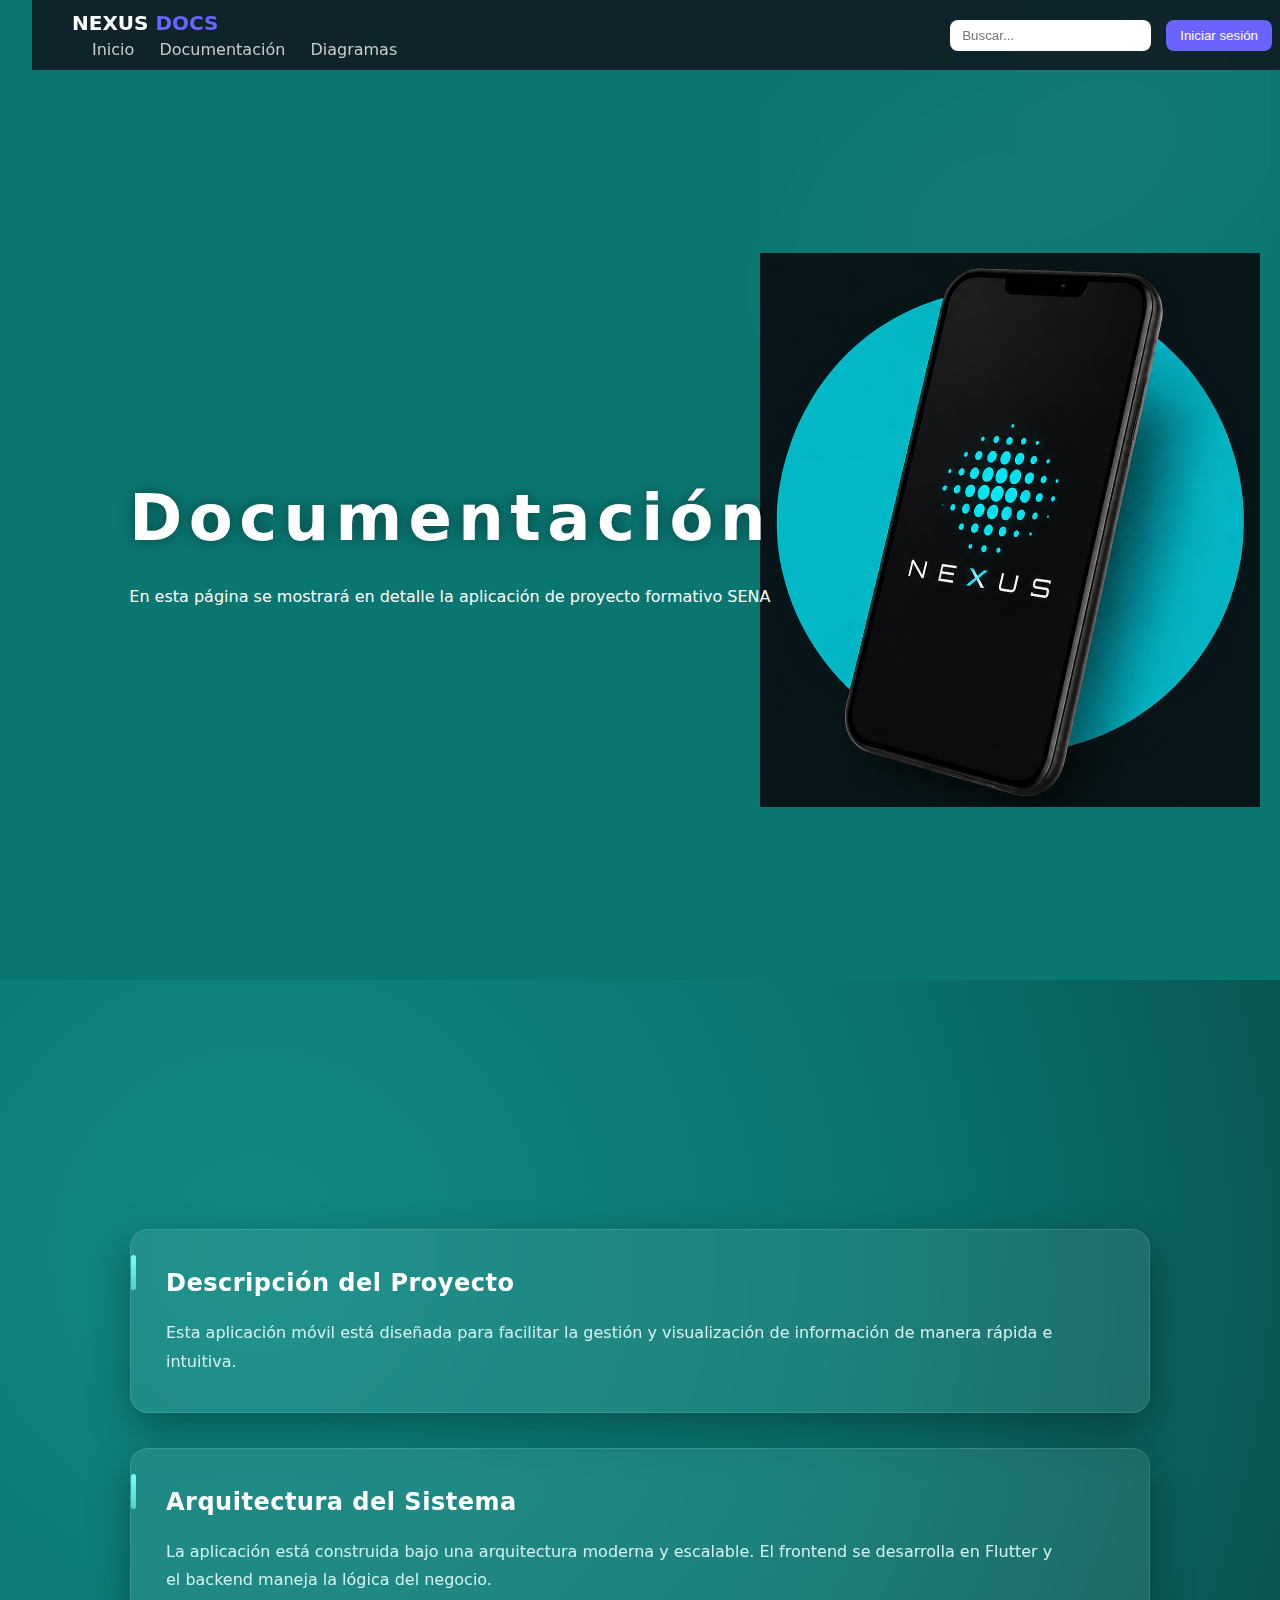
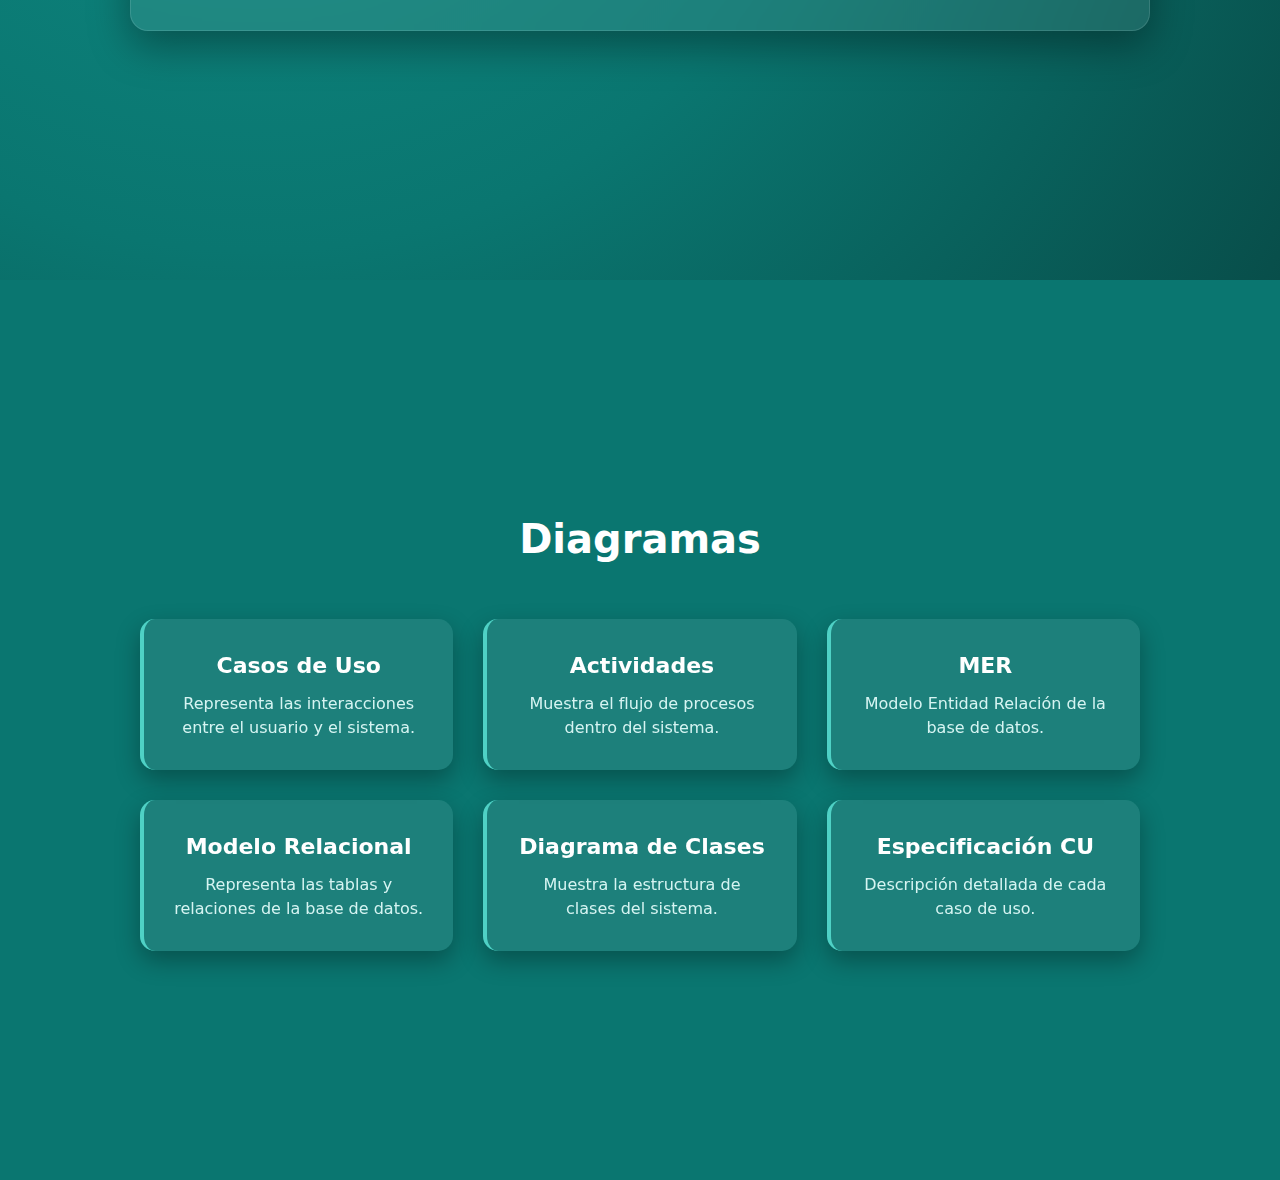
<file: Aplicacion_Movil/Doc/index.html>
<!DOCTYPE html>
<html lang="es">
<head>
<meta charset="UTF-8">
<meta name="viewport" content="width=device-width, initial-scale=1.0">
<title>Inventary Mobile</title>
<link rel="icon" href="favicon.io/favicon-16x16.png">
<link rel="stylesheet" href="css/style.css">
</head>

<body>

  <div class="layer-blur"></div>

  <div id="home" class="container">

    <header class="navbar">
  <div class="nav-left">
    <h2 class="logo">NEXUS <span>DOCS</span></h2>

    <nav class="nav-links">
      <a href="#home">Inicio</a>
      <a href="#documentacion">Documentación</a>
      <a href="#diagramas">Diagramas</a>
    </nav>
  </div>

  <div class="nav-right">
    <input type="text" placeholder="Buscar..." class="search">

    <button class="btn-login">Iniciar sesión</button>
  </div>
</header>

    <main>

      <div class="content">

        <h1>Documentación</h1>
        <p>En esta página se mostrará en detalle la aplicación de proyecto formativo SENA</p>

      </div>

      <div class="phones">

        <img src="logo2003.png" class="phone">

      </div>

    </main>

  </div>

  <section id="documentacion">


    <div class="container-doc">

      <div class="card">
        <h2>Descripción del Proyecto</h2>
        <p>Esta aplicación móvil está diseñada para facilitar la gestión
          y visualización de información de manera rápida e intuitiva.
        </p>
      </div>

      <div class="card">
        <h2>Arquitectura del Sistema</h2>
        <p>La aplicación está construida bajo una arquitectura moderna
          y escalable. El frontend se desarrolla en Flutter y el backend
          maneja la lógica del negocio.
        </p>
      </div>

    </div>

  </section>

  <section id="diagramas">


      <div class="container-diag">

        <h1 class="titulo-diag">Diagramas</h1>

        <div class="grid-diagramas">

          <a href="pages/casos_de_uso.html" class="card-diagrama">
            <h2>Casos de Uso</h2>
            <p>Representa las interacciones entre el usuario y el sistema.</p>
          </a>

          <a href="pages/actividades.html" class="card-diagrama">
            <h2>Actividades</h2>
            <p>Muestra el flujo de procesos dentro del sistema.</p>
          </a>

          <a href="pages/MER.html" class="card-diagrama">
            <h2>MER</h2>
            <p>Modelo Entidad Relación de la base de datos.</p>
          </a>

          <a href="pages/Modelo_relacional.html" class="card-diagrama">
            <h2>Modelo Relacional</h2>
            <p>Representa las tablas y relaciones de la base de datos.</p>
          </a>

          <a href="pages/diagrama_clase.html" class="card-diagrama">
          <h2>Diagrama de Clases</h2>
          <p>Muestra la estructura de clases del sistema.</p>
          </a>

          <a href="pages/especificacion_de_caso_de_uso.html" class="card-diagrama">
          <h2>Especificación CU</h2>
          <p>Descripción detallada de cada caso de uso.</p>
          </a>

        </div>

      </div>

  </section>

  <script src="script.js"></script>

</body>
</html>
</file>
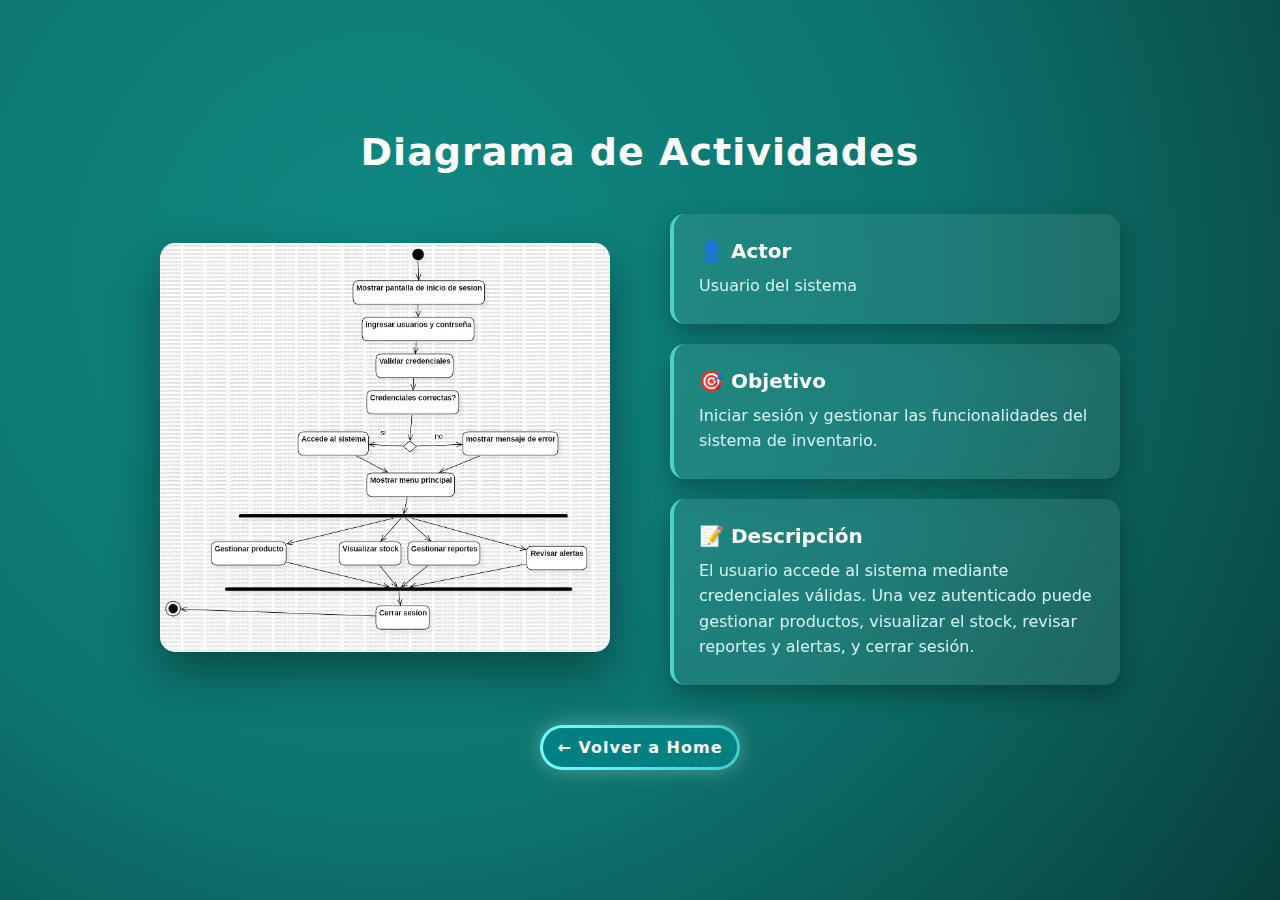
<file: Aplicacion_Movil/Doc/pages/actividades.html>
<!DOCTYPE html>
<html lang="es">

<head>
<meta charset="UTF-8">
<meta name="viewport" content="width=device-width, initial-scale=1.0">

<title>Diagrama de Actividades</title>

<link rel="stylesheet" href="../css/actividades.css">
<link rel="icon" href="../favicon.io/favicon-16x16.png">

</head>

<body>

    <div class="container-diagrama">

       <h1 class="titulo">Diagrama de Actividades</h1>

       <div class="contenido">

           <div class="imagen">

               <img src="../images/diagrama_de_actividdes.jpg"
                alt="Diagrama de actividades">

            </div>

            <div class="info">

                <div class="card">
                    <h2>👤 Actor</h2>
                    <p>Usuario del sistema</p>
                </div>

                <div class="card">
                    <h2>🎯 Objetivo</h2>
                    <p>Iniciar sesión y gestionar las funcionalidades
                     del sistema de inventario.
                    </p>
                </div>

                <div class="card">
                    <h2>📝 Descripción</h2>
                    <p>El usuario accede al sistema mediante credenciales válidas.
                     Una vez autenticado puede gestionar productos,
                     visualizar el stock, revisar reportes y alertas,
                     y cerrar sesión.
                    </p>
                </div>

            </div>

        </div>


        <div class="button">
            <a href="../index.html#diagramas" class="tag-box">
                <div class="tag">← Volver a Home</div>
            </a>

    </div> 
</body>
</html>
</file>
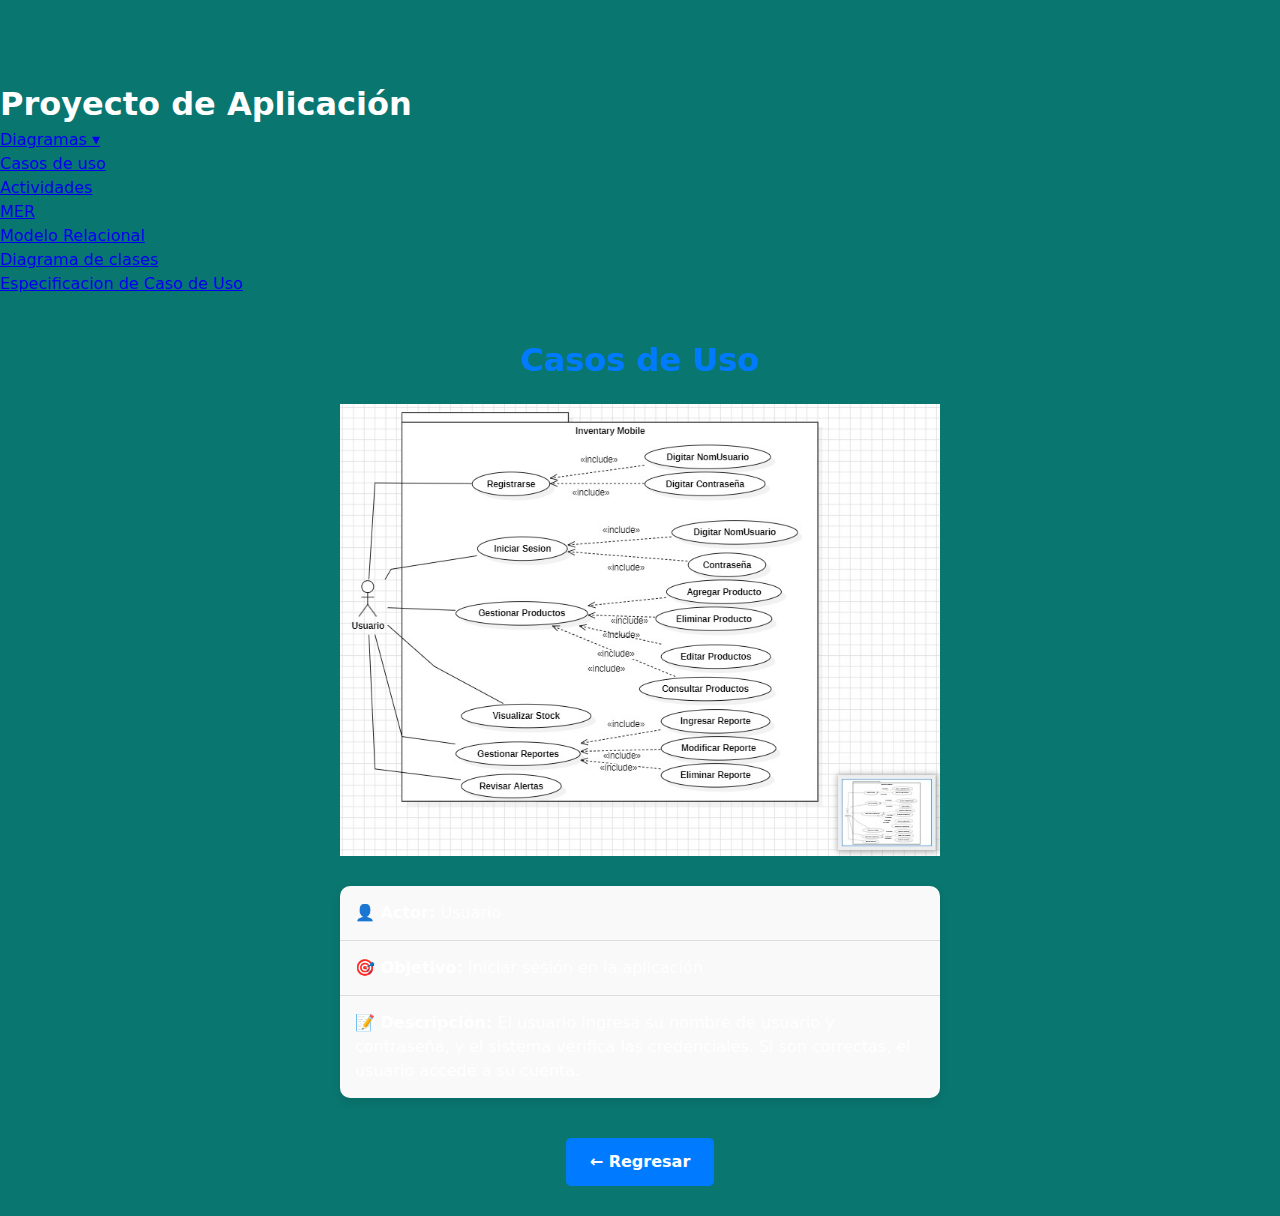
<file: Aplicacion_Movil/Doc/pages/casos_de_uso.html>
<!DOCTYPE html>
<html lang="en">
<head>
    <meta charset="UTF-8">
    <meta name="viewport" content="width=device-width, initial-scale=1.0">
    <title>Casos de Uso</title>
    <link rel="stylesheet" href="../css/style.css" />
</head>
<body>
<header class="header">
  <h1><a href="../index.html" style="color: white; text-decoration: none;">Proyecto de Aplicación</a></h1>

  <nav class="menu">
    <ul>
      <li class="dropdown">
        <a href="#">Diagramas ▾</a>
        <ul class="dropdown-menu">
          <li><a href="casos_de_uso.html">Casos de uso</a></li>
          <li><a href="actividades.html">Actividades</a></li>
          <li><a href="MER.html">MER</a></li>
          <li><a href="Modelo_relacional.html">Modelo Relacional</a></li>
          <li><a href="diagrama_clase.html">Diagrama de clases</a></li>
          <li><a href="pages/especificacion_de_caso_de_uso.html">Especificacion de Caso de Uso</a></li>

        </ul>
      </li>
    </ul>
  </nav>
</header>

<body> 
    <h1 style="text-align: center; color: #007bff; margin-top: 40px;">Casos de Uso</h1>
    <div style="text-align: center;"> 
<img 
  src="../images/casos_de_usos.jpeg"
  alt="imagen de casos de uso"
  style="
    display: block;
    margin: 20px auto;
    width: 100%;
    max-width: 600px;
    transition: transform 0.3s ease;
  "
  onmouseover="this.style.transform='scale(1.1)'"
  onmouseout="this.style.transform='scale(1)'"
>

</div>
    <ul style="
  list-style: none;
  padding: 0;
  max-width: 600px;
  margin: 30px auto;
  background: #f9f9f9;
  border-radius: 10px;
  box-shadow: 0 4px 10px rgba(0,0,0,0.1);
">
  <li style="padding: 15px; border-bottom: 1px solid #ddd;">
    <strong>👤 Actor:</strong> Usuario
  </li>
  <li style="padding: 15px; border-bottom: 1px solid #ddd;">
    <strong>🎯 Objetivo:</strong> Iniciar sesión en la aplicación
  </li>
  <li style="padding: 15px;">
    <strong>📝 Descripción:</strong>  
    El usuario ingresa su nombre de usuario y contraseña, y el sistema verifica las credenciales.
    Si son correctas, el usuario accede a su cuenta.
  </li>
</ul>

    

<div style="text-align: center; margin-top: 40px; margin-bottom: 30px;">
  <a href="../index.html" style="display: inline-block; padding: 12px 24px; background-color: #007bff; color: white; text-decoration: none; border-radius: 5px; font-weight: bold; transition: background-color 0.3s ease;" onmouseover="this.style.backgroundColor='#0056b3'" onmouseout="this.style.backgroundColor='#007bff'">← Regresar</a>
</div>

</body>
</html>
</file>
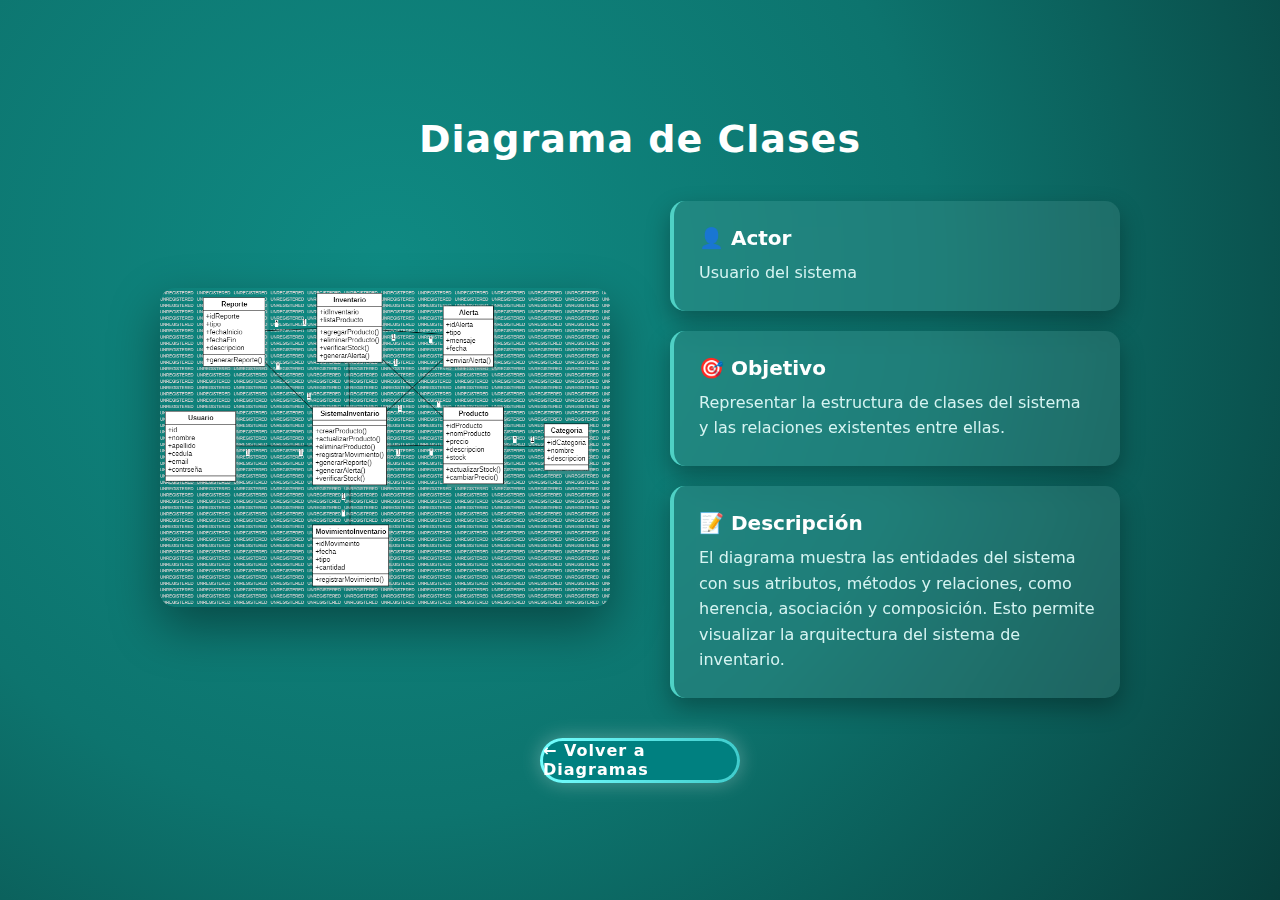
<file: Aplicacion_Movil/Doc/pages/diagrama_clase.html>
<!DOCTYPE html>
<html lang="es">

<head>
<meta charset="UTF-8">
<meta name="viewport" content="width=device-width, initial-scale=1.0">

<title>Diagrama de Clases</title>

<link rel="stylesheet" href="../css/actividades.css">
<link rel="icon" href="../favicon.io/favicon-16x16.png">

</head>

<body>

        <div class="container-diagrama">
           <h1 class="titulo">Diagrama de Clases</h1>
           <div class="contenido">
                <div class="imagen">
                    <img src="../images/diagrama_clase.png"
                    alt="Diagrama de clases">
                </div>

                <div class="info">
                    <div class="card">
                        <h2>👤 Actor</h2>
                        <p>Usuario del sistema</p>
                    </div>

                    <div class="card">
                        <h2>🎯 Objetivo</h2>
                        <p>Representar la estructura de clases del sistema
                          y las relaciones existentes entre ellas.
                        </p>
                    </div>

                    <div class="card">
                        <h2>📝 Descripción</h2>
                        <p>El diagrama muestra las entidades del sistema
                         con sus atributos, métodos y relaciones,
                         como herencia, asociación y composición.
                         Esto permite visualizar la arquitectura
                         del sistema de inventario.
                        </p>
                    </div>

                </div>
            </div>
            <div class="button">
                <a href="../index.html#diagramas" class="tag-box">
                <div class="tag">← Volver a Diagramas</div>
                </a>
            </div>
        </div>
</body>
</html>
</file>
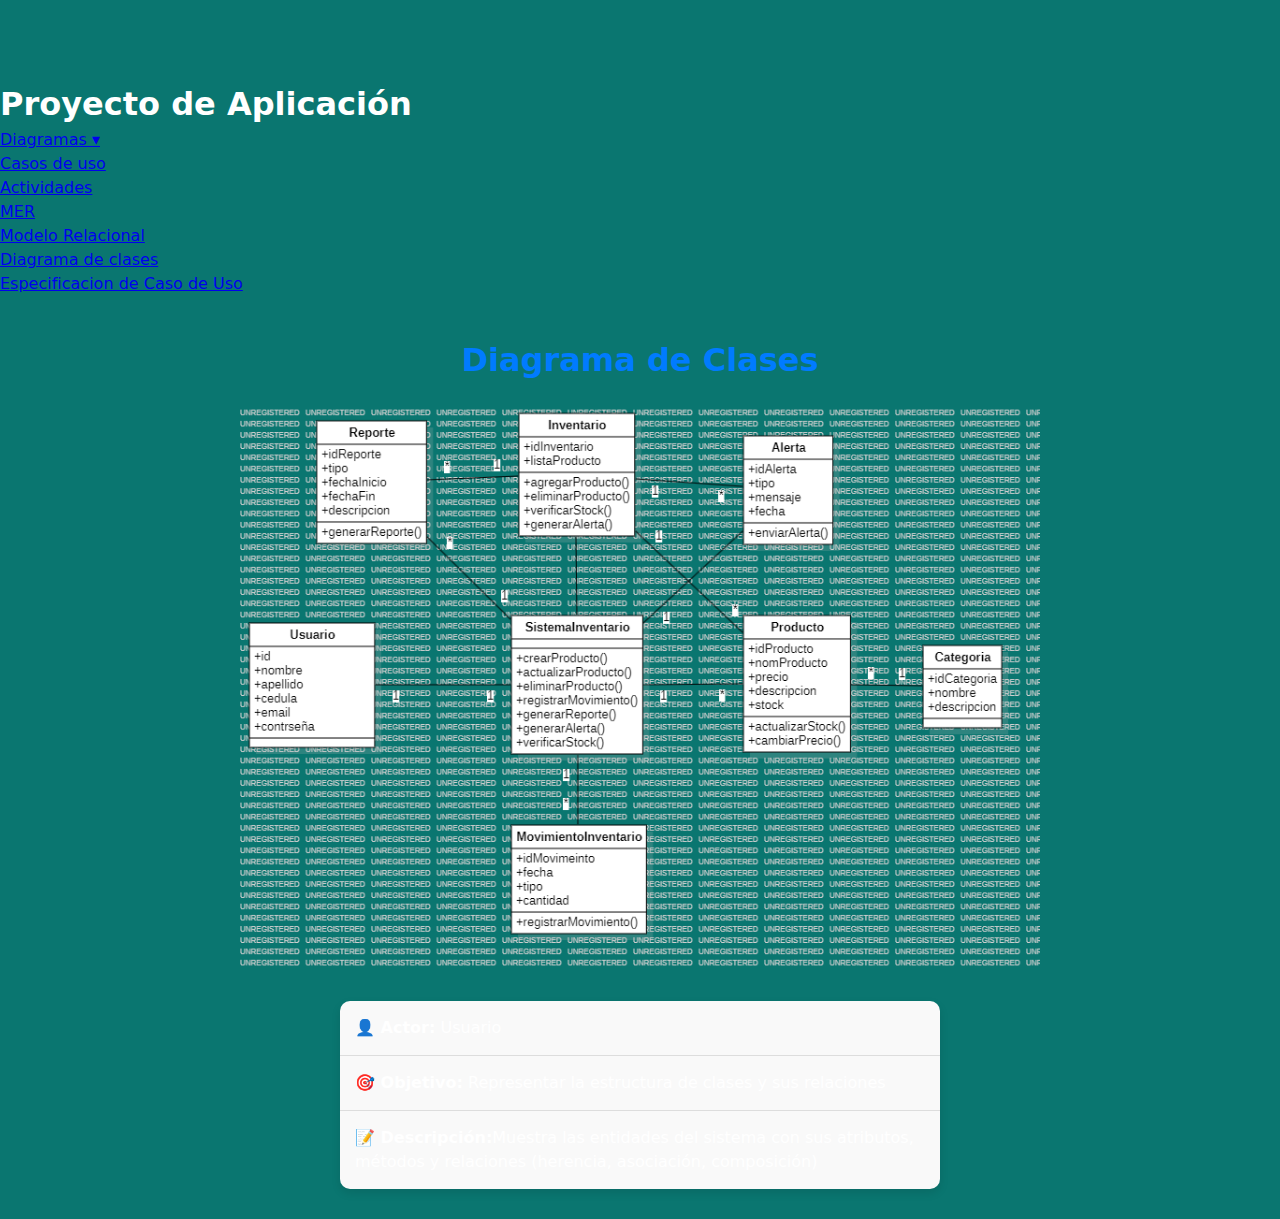
<file: Aplicacion_Movil/Doc/pages/diagrama_clases.html>
<!DOCTYPE html>
<html lang="es">
<head>
    <meta charset="UTF-8">
    <meta name="viewport" content="width=device-width, initial-scale=1.0">
    <title>Diagrama de Clases</title>
    <link rel="stylesheet" href="../css/style.css" />
</head>
<body>
<header class="header">
  <h1><a href="../index.html" style="color: white; text-decoration: none;">Proyecto de Aplicación</a></h1>

  <nav class="menu">
    <ul>
      <li class="dropdown">
        <a href="#">Diagramas ▾</a>
        <ul class="dropdown-menu">
          <li><a href="casos_de_uso.html">Casos de uso</a></li>
          <li><a href="actividades.html">Actividades</a></li>
          <li><a href="MER.html">MER</a></li>
          <li><a href="Modelo_relacional.html">Modelo Relacional</a></li>
          <li><a href="diagrama_clase.html">Diagrama de clases</a></li>
          <li><a href="pages/especificacion_de_caso_de_uso.html">Especificacion de Caso de Uso</a></li>
        </ul>
      </li>
    </ul>
  </nav>
</header>

<body> 
    <h1 style="text-align: center; color: #007bff; margin-top: 40px;">Diagrama de Clases</h1>
    <div style="text-align: center;">
        <!-- Aquí va la imagen del diagrama de clases -->
        <!-- Reemplaza 'diagrama_clase.jpeg' con el nombre real de tu imagen -->
        <img 
          src="../images/diagrama_clase.png"
          alt="Diagrama de Clases"
          style="
            display: block;
            margin: 20px auto;
            width: 100%;
            max-width: 800px;
            transition: transform 0.3s ease;
          "
          onmouseover="this.style.transform='scale(1.05)'"
          onmouseout="this.style.transform='scale(1)'"
        >
    </div>
    
    <ul style="
  list-style: none;
  padding: 0;
  max-width: 600px;
  margin: 30px auto;
  background: #f9f9f9;
  border-radius: 10px;
  box-shadow: 0 4px 10px rgba(0,0,0,0.1);
">
  <li style="padding: 15px; border-bottom: 1px solid #ddd;">
    <strong>👤 Actor:</strong>  Usuario
  </li>
  <li style="padding: 15px; border-bottom: 1px solid #ddd;">
    <strong>🎯 Objetivo:</strong> Representar la estructura de clases y sus relaciones
  </li>
  <li style="padding: 15px;">
    <strong>📝 Descripción:</strong>Muestra las entidades del sistema con sus atributos, métodos y relaciones (herencia, asociación, composición)
    
  </li>
</ul>

</body>
</html>
</file>
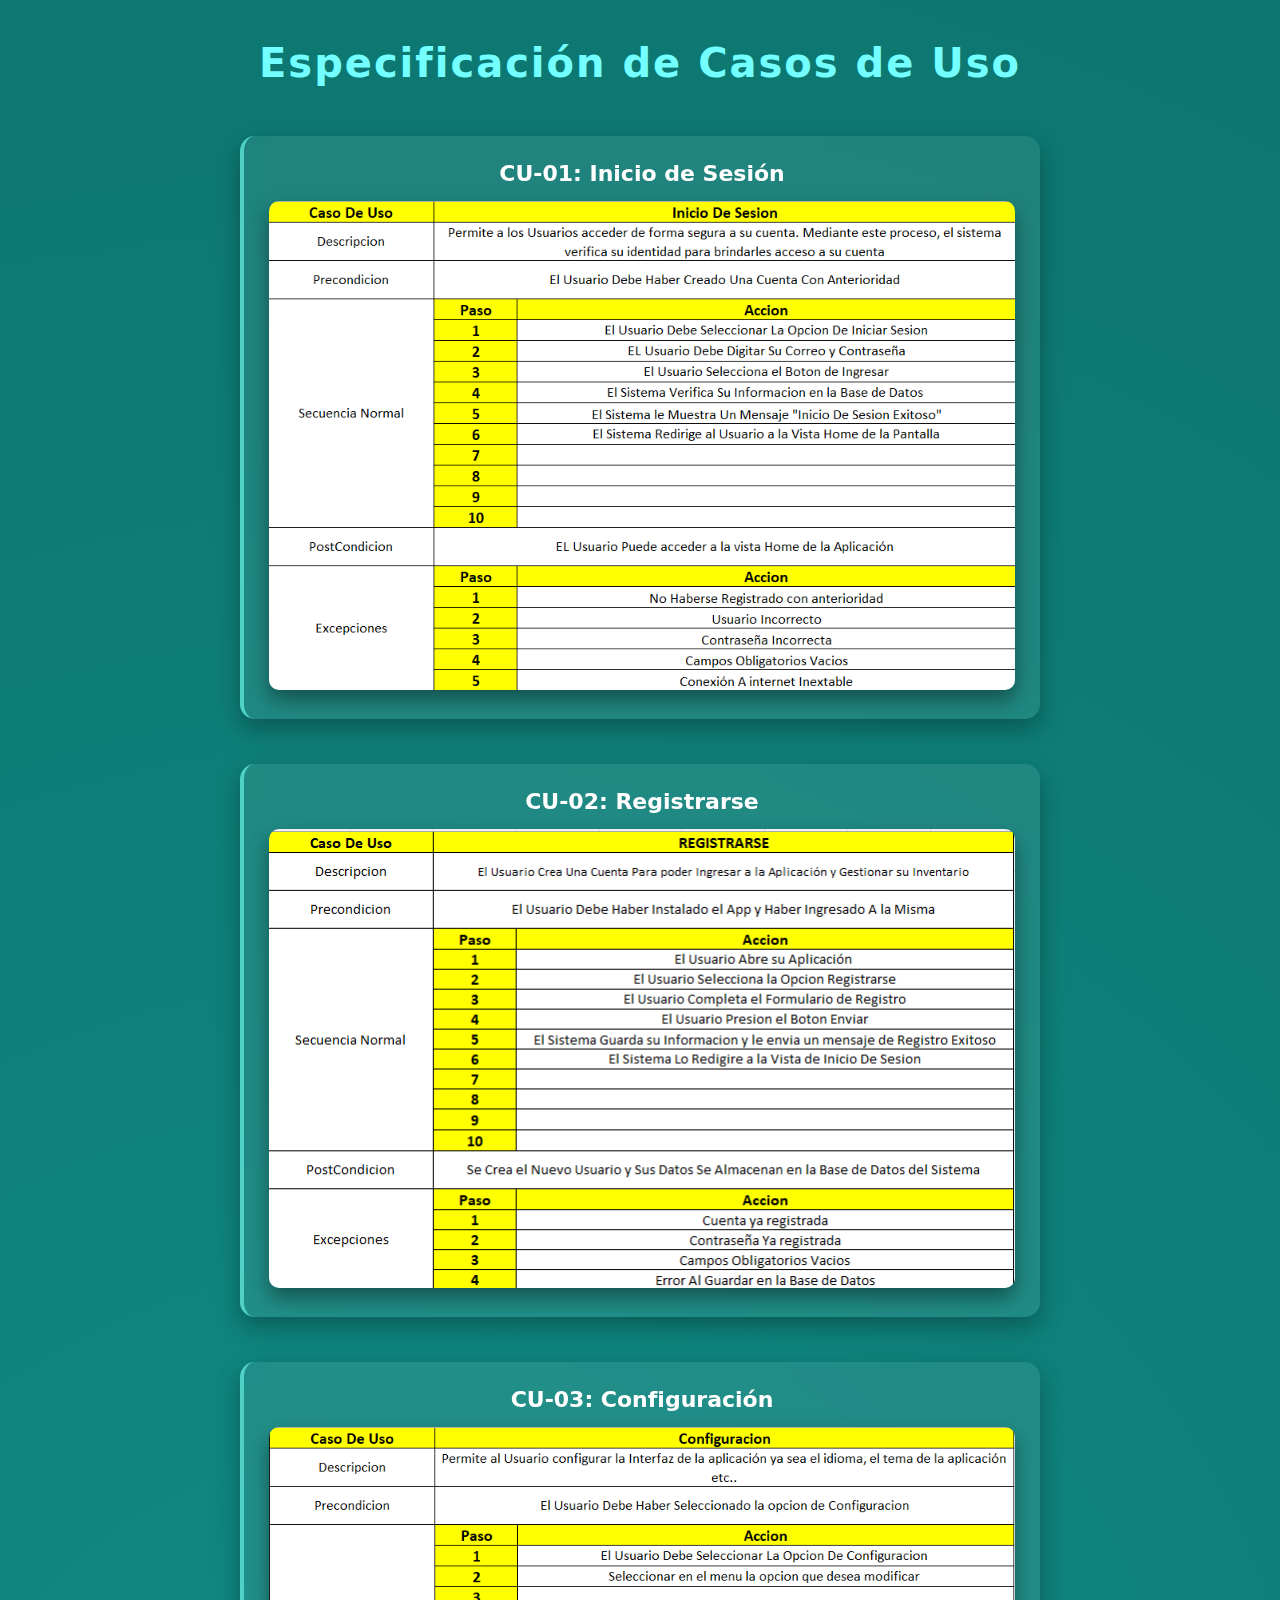
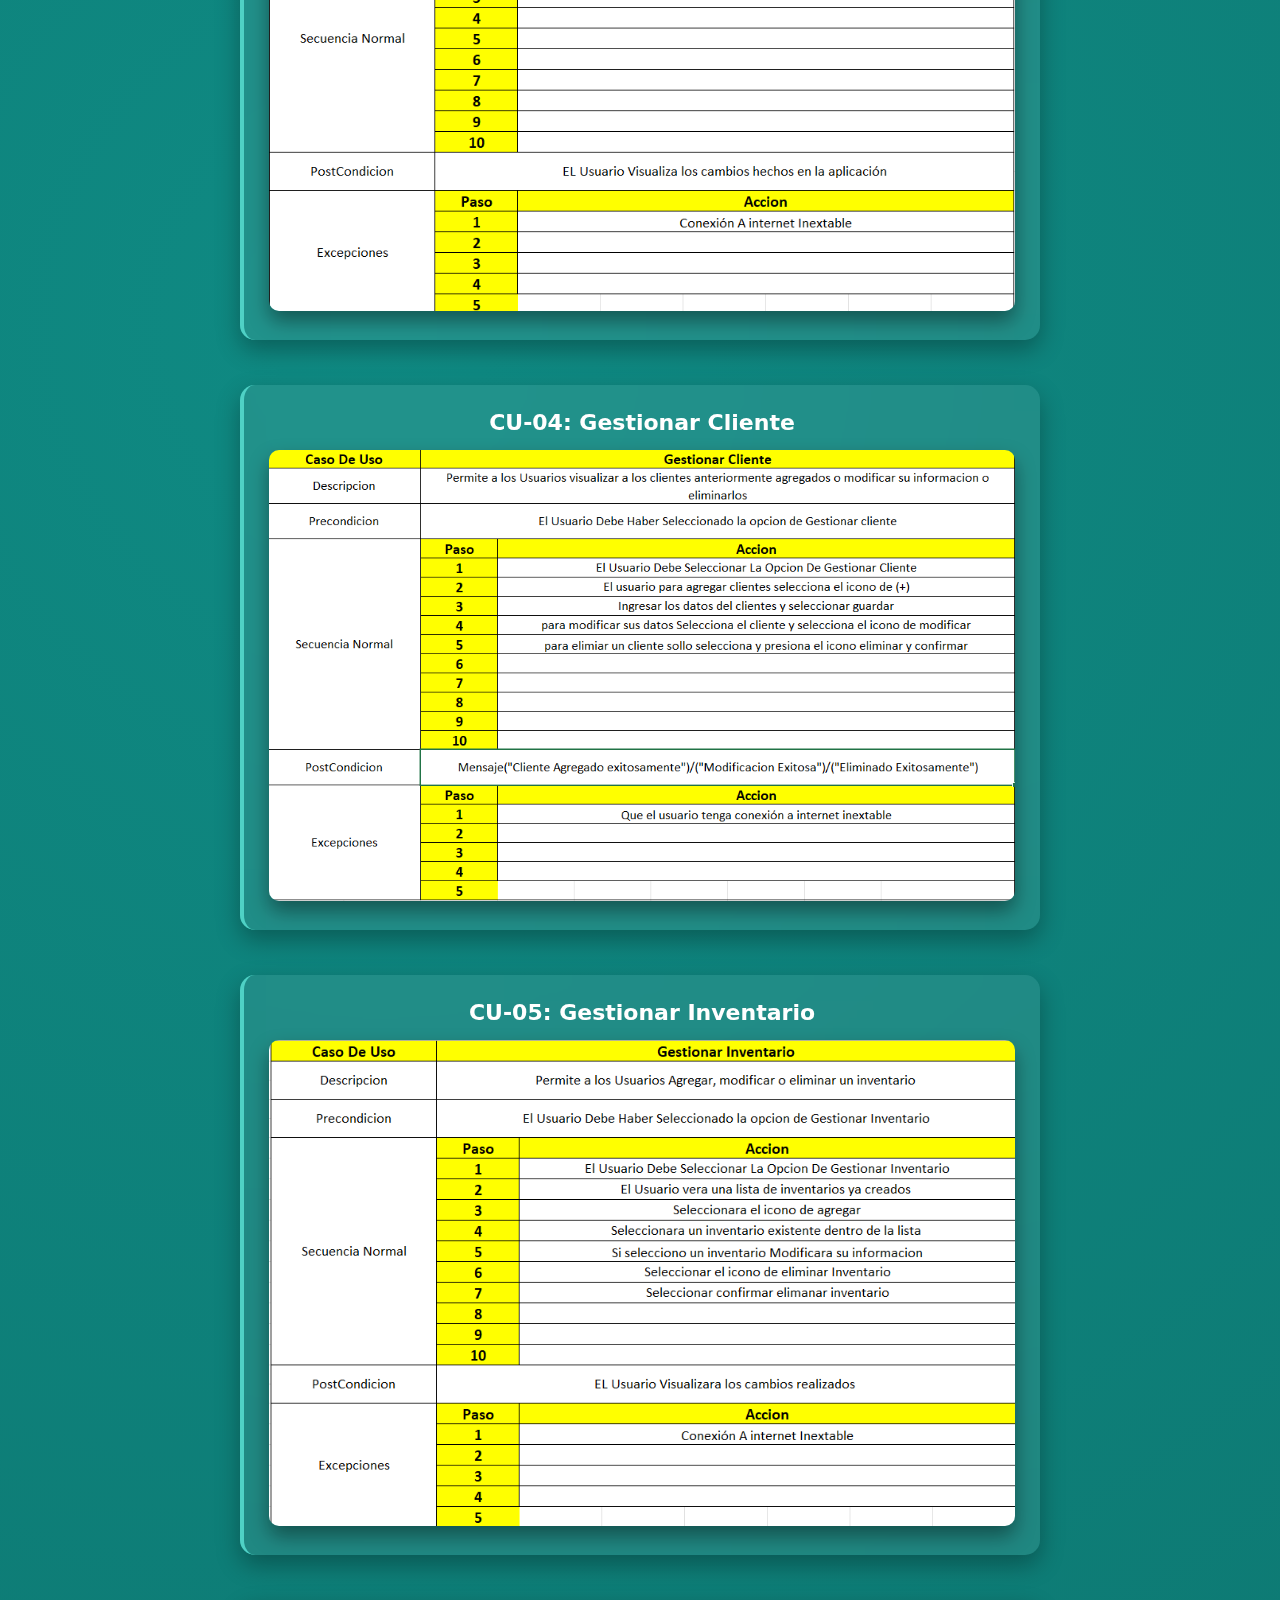
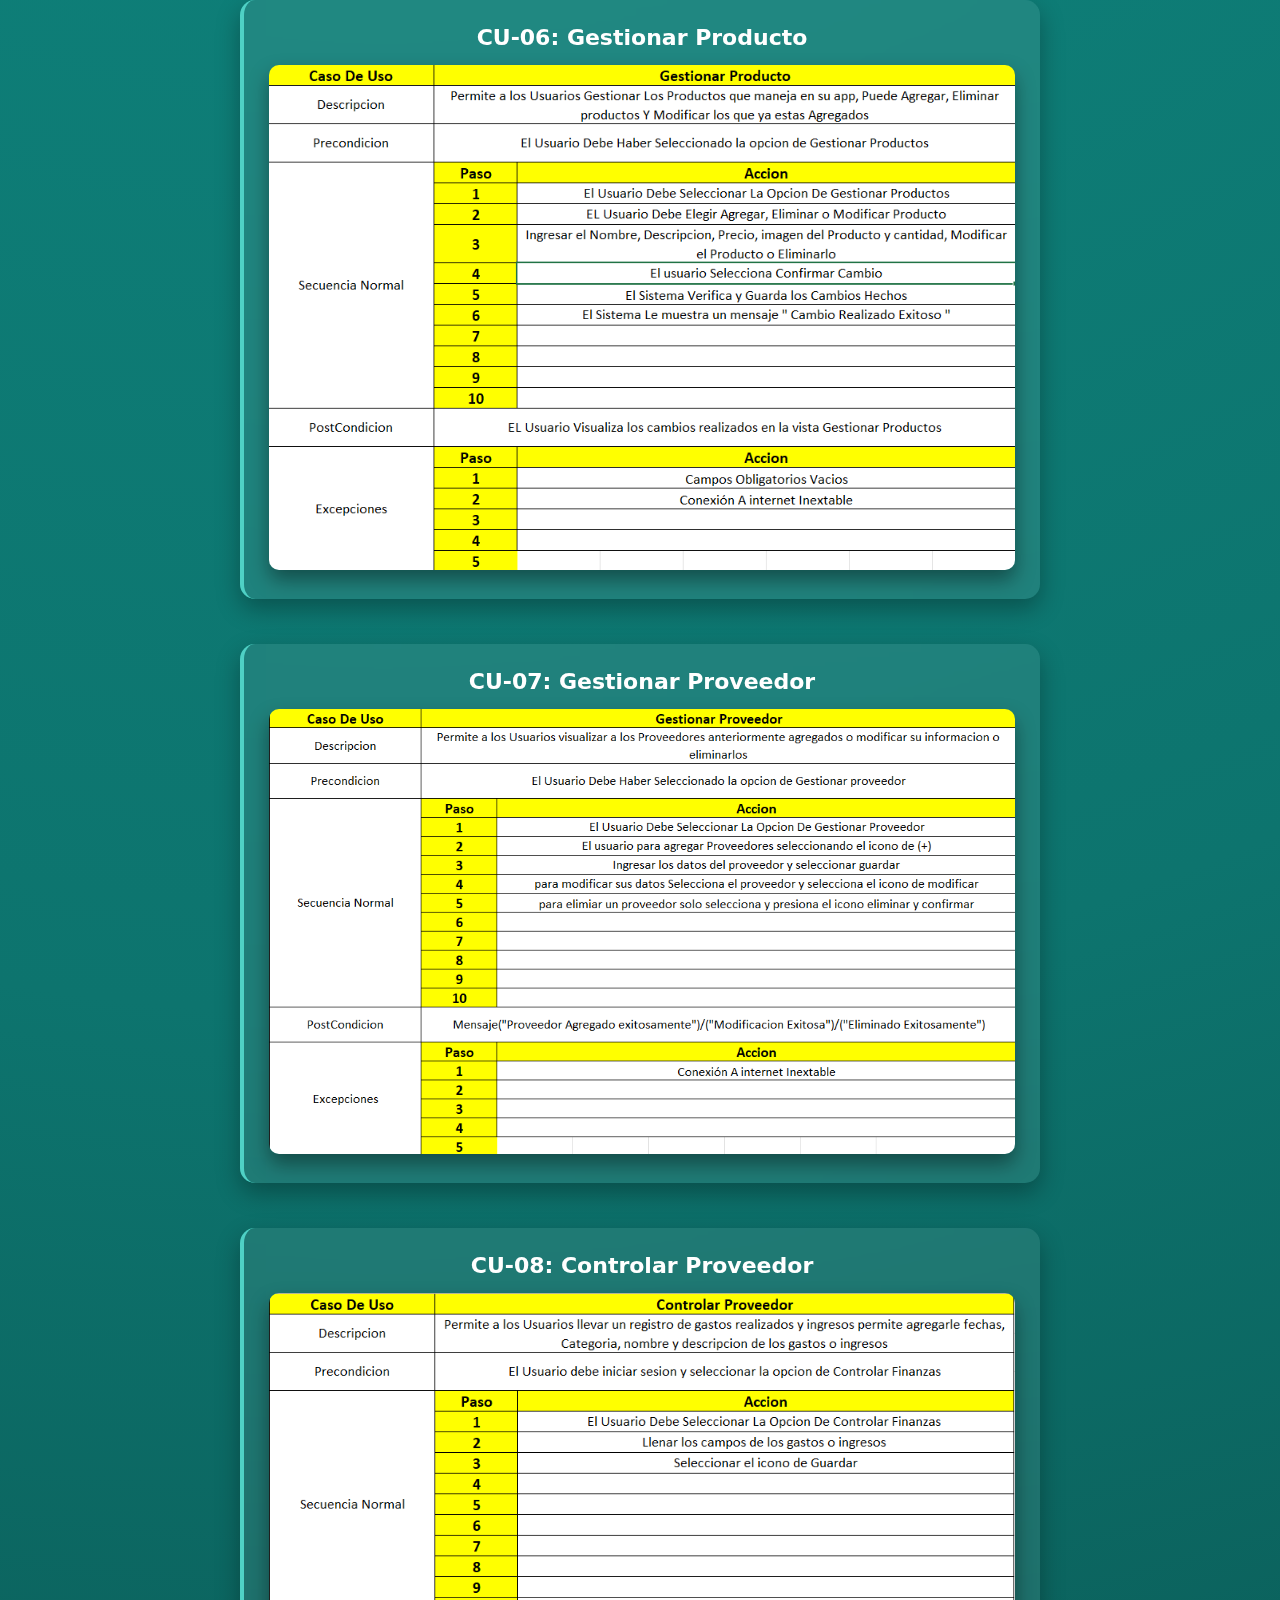
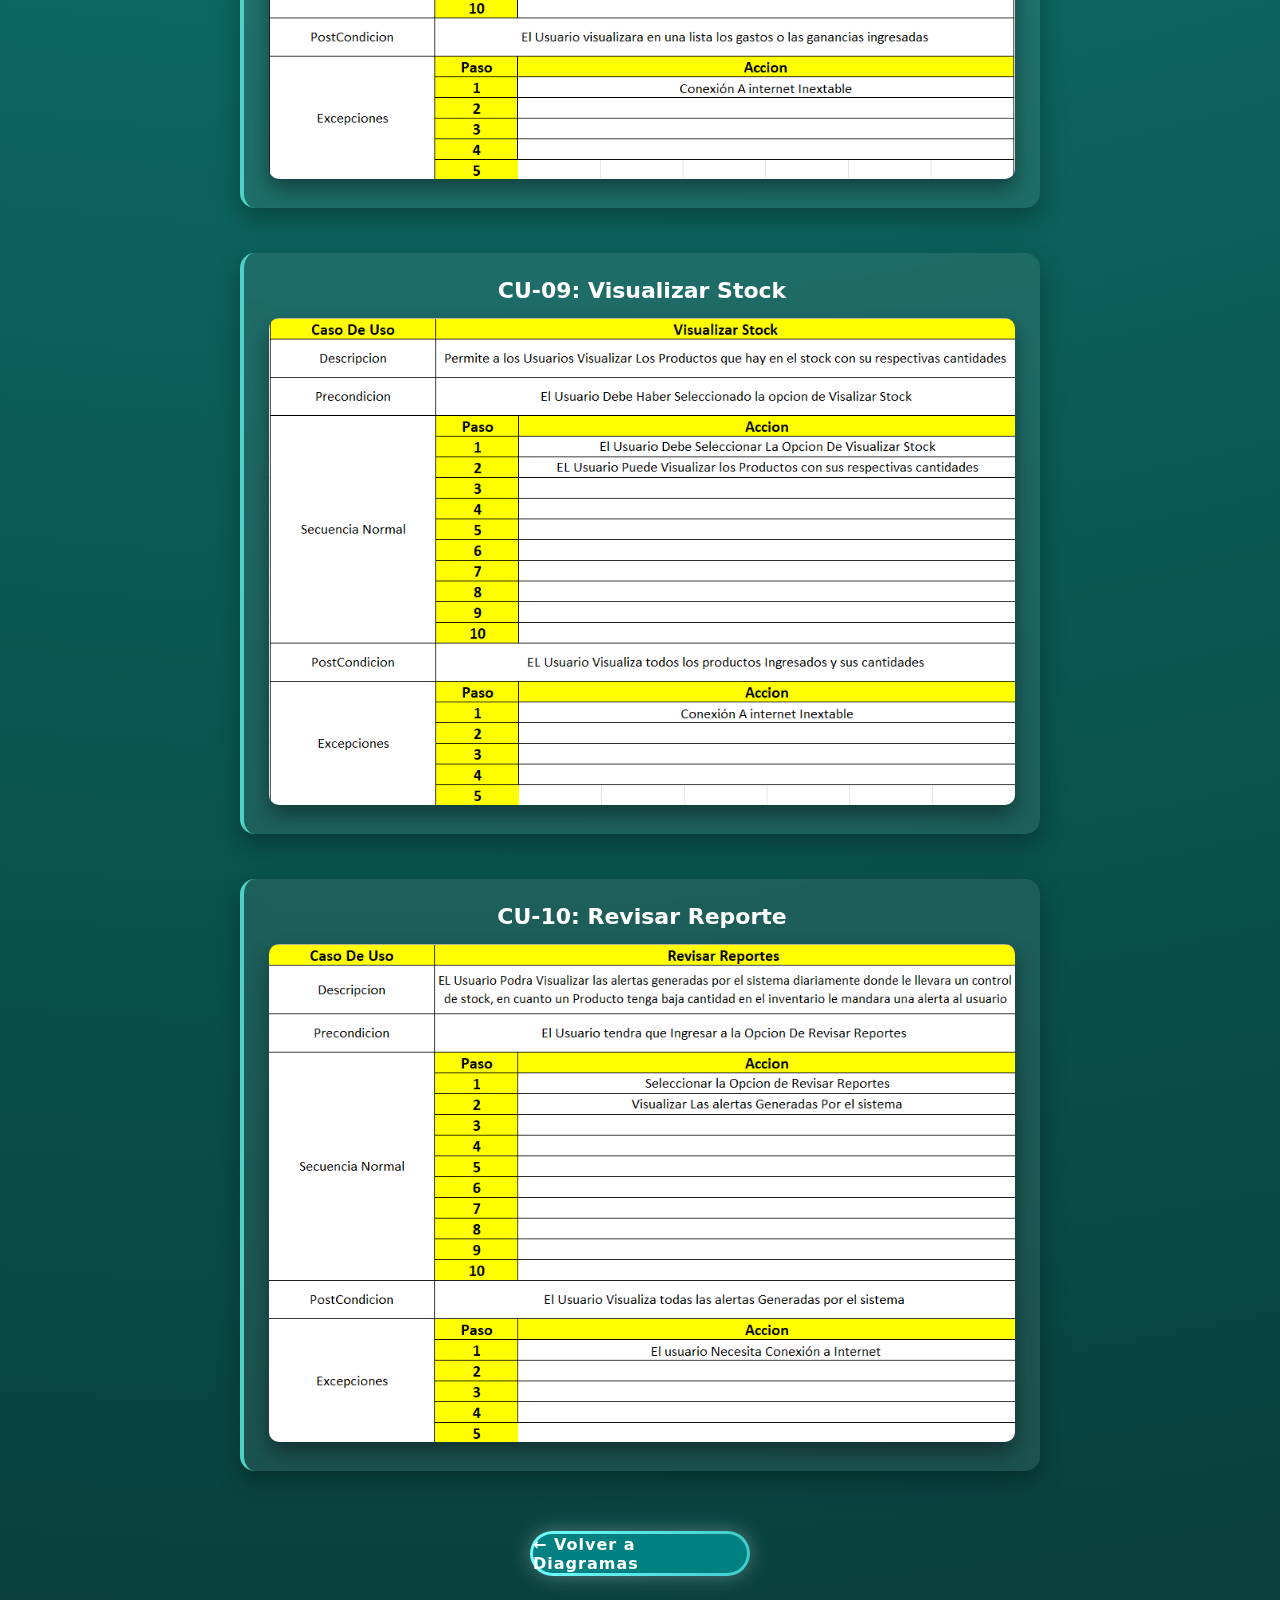
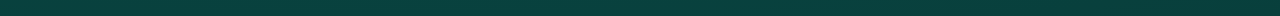
<file: Aplicacion_Movil/Doc/pages/especificacion_de_caso_de_uso.html>
<!DOCTYPE html>
<html lang="es">

<head>
<meta charset="UTF-8">
<meta name="viewport" content="width=device-width, initial-scale=1.0">

<title>Especificación de Caso de Uso</title>

<link rel="stylesheet" href="../css/especificacion_de_xaso_de_uso.css">
<link rel="icon" href="../favicon.io/favicon-16x16.png">

</head>

<body>
    <div class="container">
        <h1 class="titulo">Especificación de Casos de Uso</h1>

        <section class="contenedor">
            <div class="card">
                <h2>CU-01: Inicio de Sesión</h2>
                <img src="../images/01 Inicio de sesion.png" alt="Inicio de Sesión">
            </div>

            <div class="card">
                <h2>CU-02: Registrarse</h2>
                <img src="../images/02 Registrarse.png" alt="Registrarse">
            </div>

            <div class="card">
                <h2>CU-03: Configuración</h2>
                <img src="../images/03 configuracion.png" alt="Configuración">
            </div>

            <div class="card">
                <h2>CU-04: Gestionar Cliente</h2>
                <img src="../images/04 Gestionar clientes.png" alt="Gestionar clientes">
            </div>

            <div class="card">
                <h2>CU-05: Gestionar Inventario</h2>
                <img src="../images/05 Gestionar inventario.png" alt="Gestionar inventario">
            </div>

            <div class="card">
                <h2>CU-06: Gestionar Producto</h2>
                <img src="../images/06 Gestionar producto.png" alt="Gestionar producto">
            </div>

            <div class="card">
                <h2>CU-07: Gestionar Proveedor</h2>
                <img src="../images/07 Gestionar proveedor.png" alt="Gestionar proveedor">
            </div>

            <div class="card">
                <h2>CU-08: Controlar Proveedor</h2>
                <img src="../images/08 Controlar proveedor.png" alt="Controlar proveedor">
            </div>

            <div class="card">
                <h2>CU-09: Visualizar Stock</h2>
                <img src="../images/09 Visualizar stock.png" alt="Visualizar stock">
            </div>

            <div class="card">
                <h2>CU-10: Revisar Reporte</h2>
                <img src="../images/010 Revisar reporte.png" alt="Revisar reporte">
            </div>
        </section>
        <div class="button">
            <a href="../index.html#diagramas" class="tag-box">
            <div class="tag">← Volver a Diagramas</div>
            </a>
        </div>
    </div>
</body>
</html>
</file>
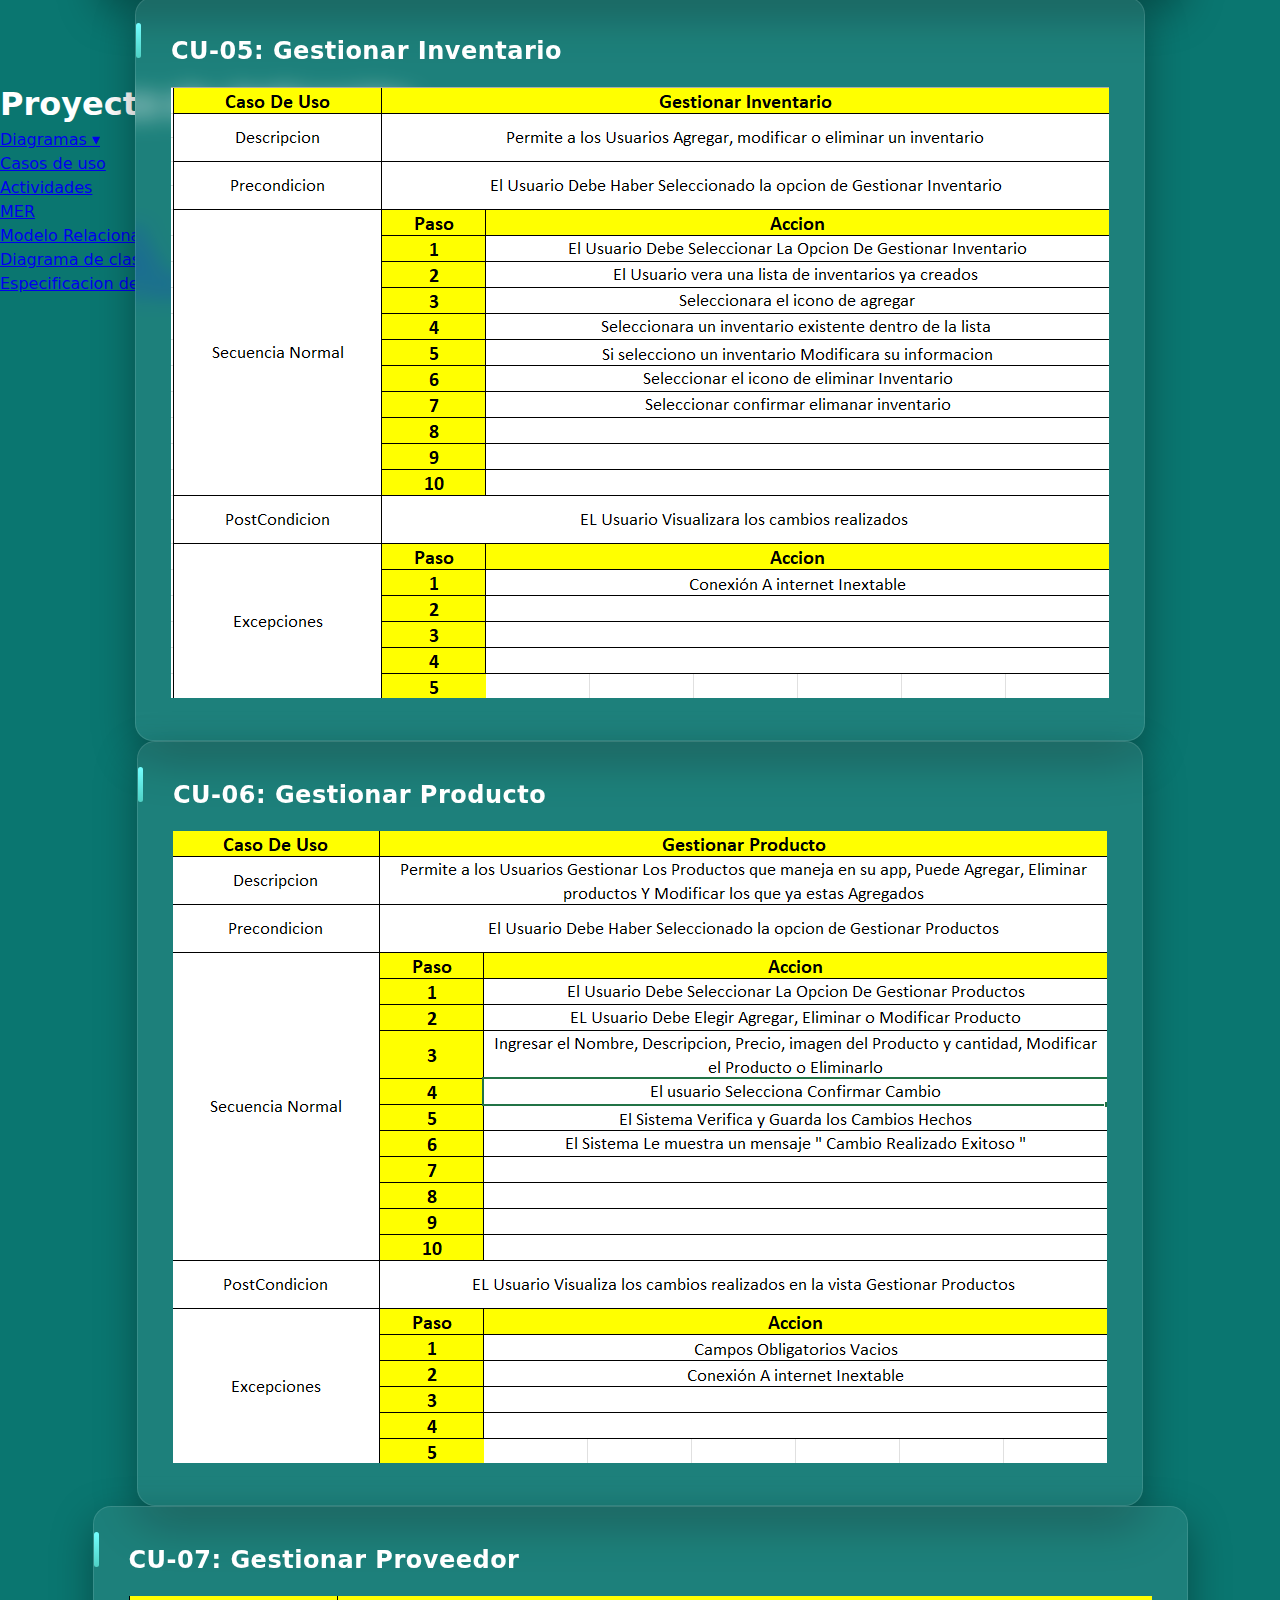
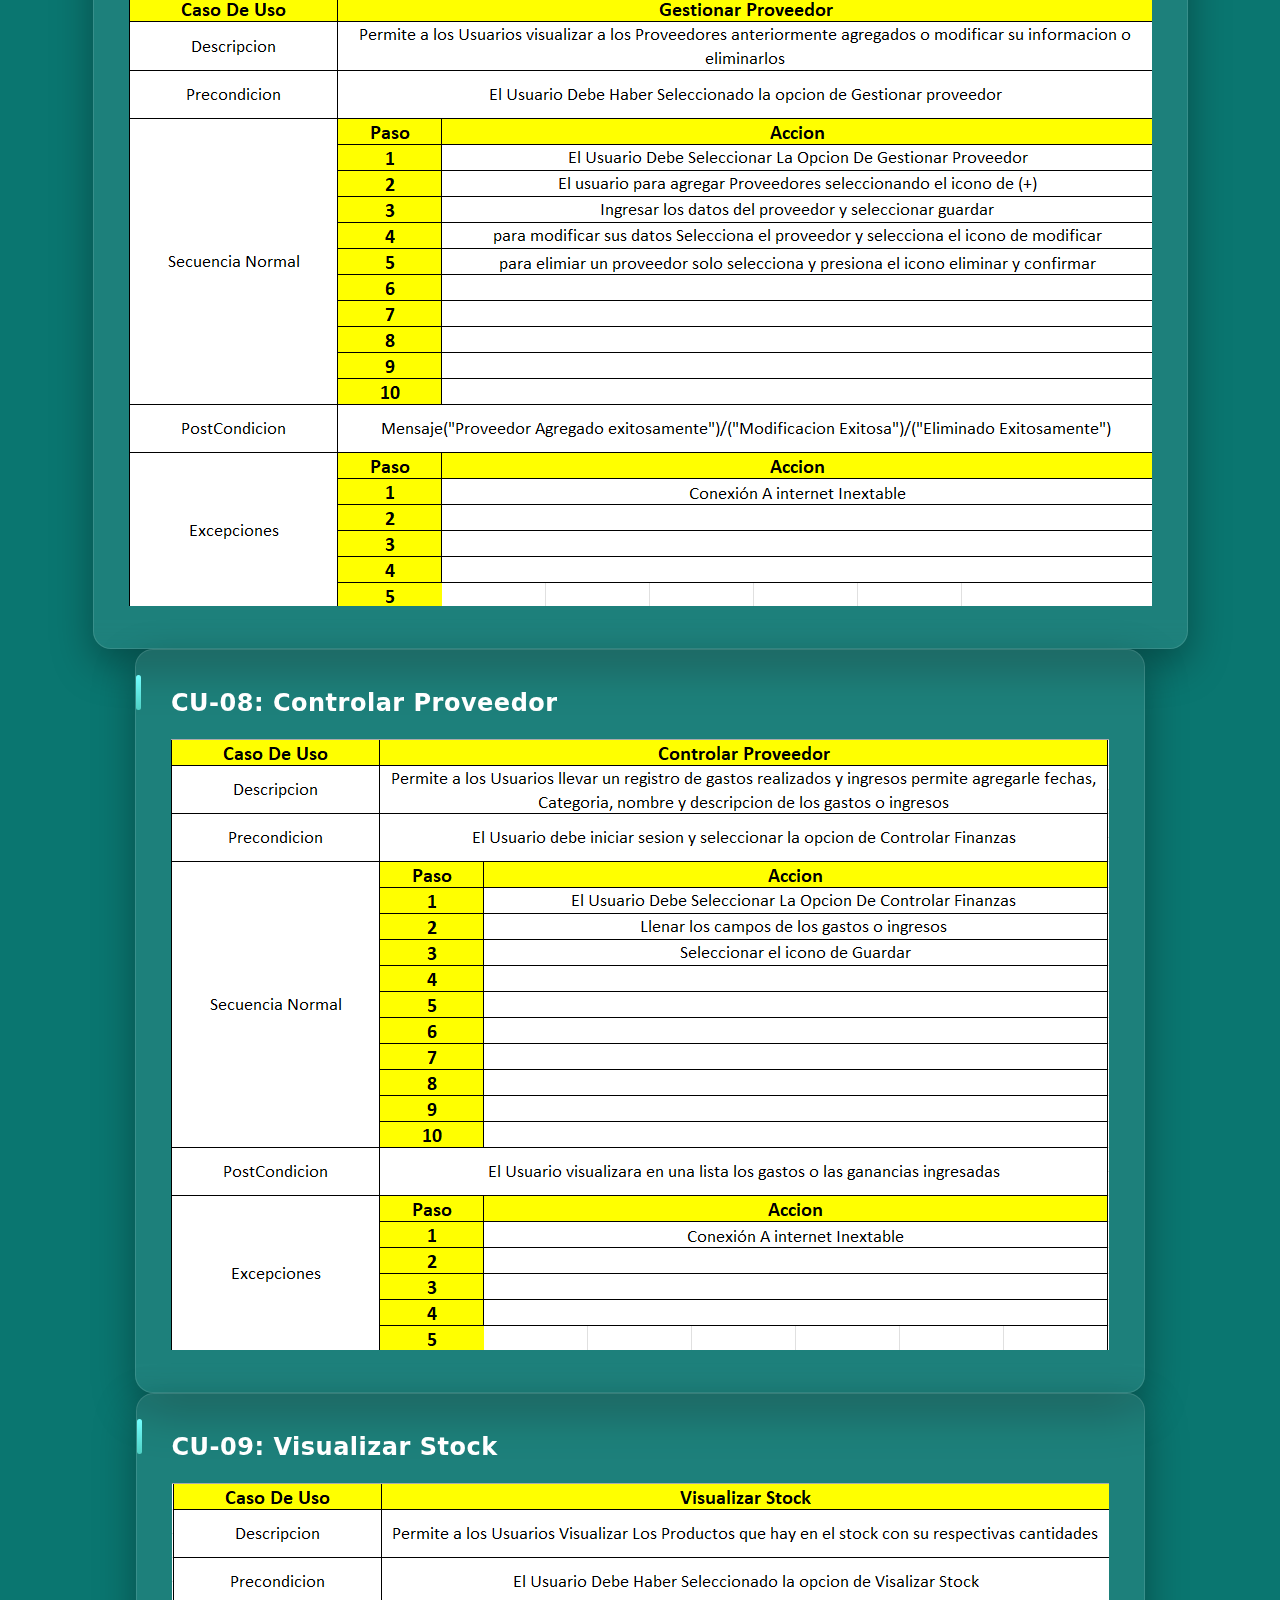
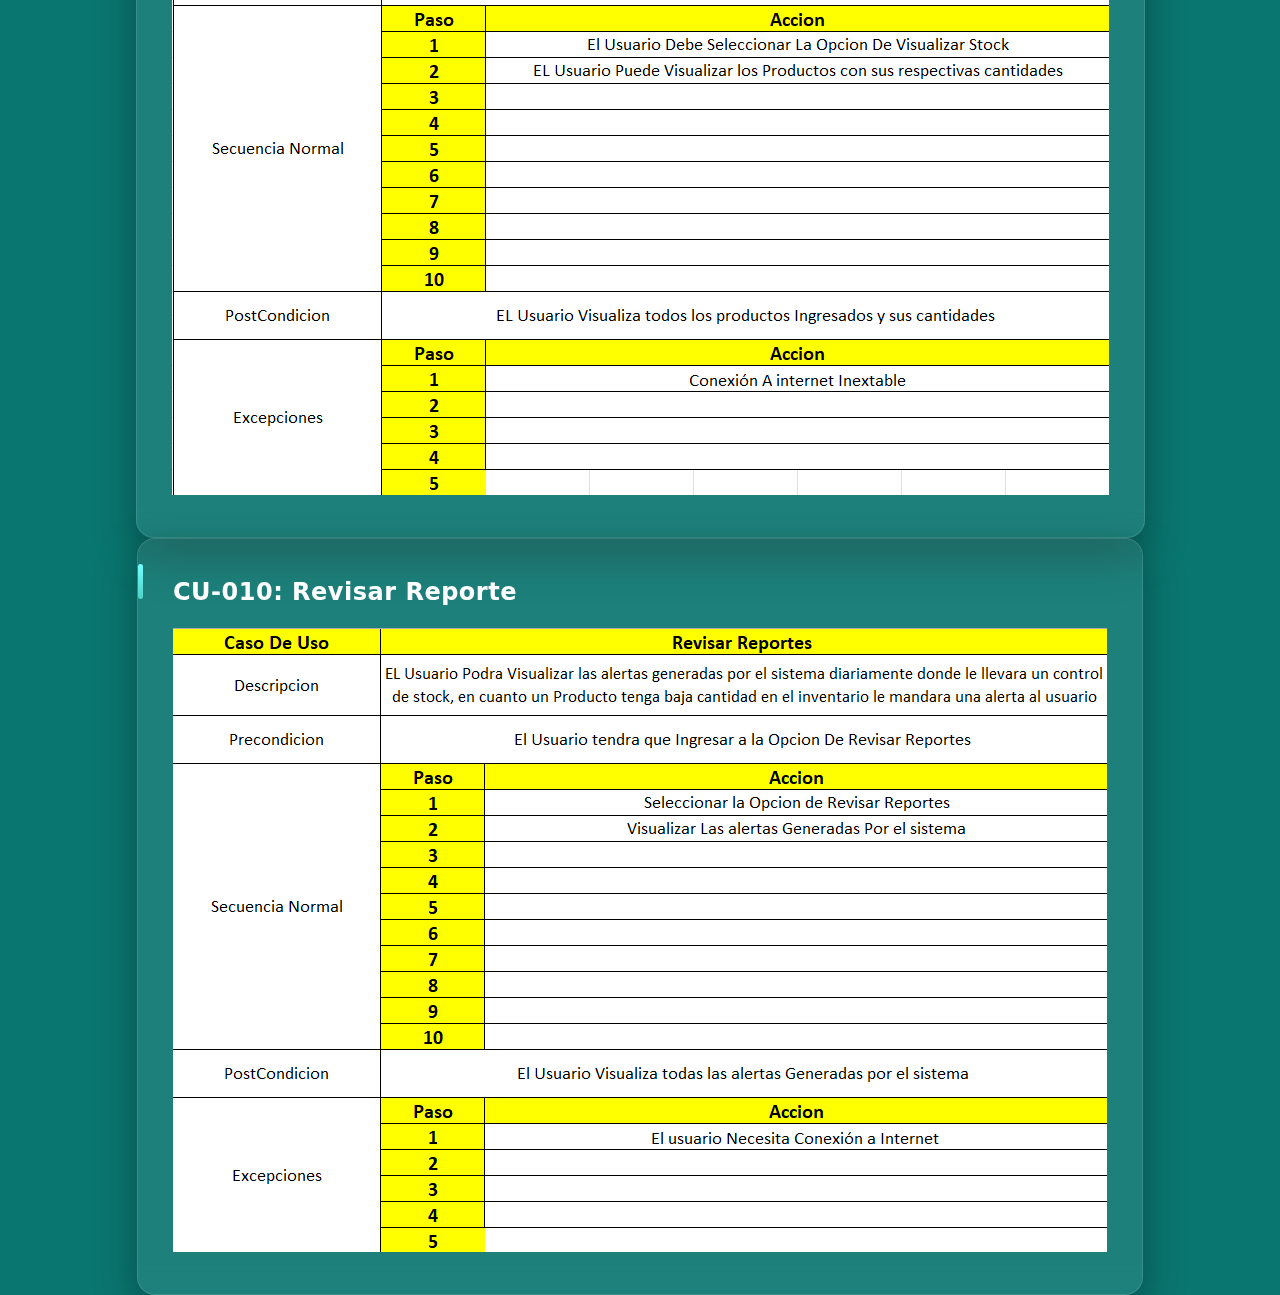
<file: Aplicacion_Movil/Doc/pages/especificaciones_de_caso_de_uso.html>
<!DOCTYPE html>
<html lang="es">
<head>
    <meta charset="UTF-8">
    <title>Casos de Uso</title>
    <link rel="stylesheet" href="../css/style.css">
</head>
<body>

    <header>
        <h1><a href="../index.html" style="color: white; text-decoration: none;">Proyecto de Aplicación</a></h1>
        <nav class="menu">
    <ul>
      <li class="dropdown">
        <a href="#">Diagramas ▾</a>
        <ul class="dropdown-menu">
          <li><a href="casos_de_uso.html">Casos de uso</a></li>
          <li><a href="actividades.html">Actividades</a></li>
          <li><a href="MER.html">MER</a></li>
          <li><a href="Modelo_relacional.html">Modelo Relacional</a></li>
          <li><a href="diagrama_clase.html">Diagrama de clases</a></li>
          <li><a href="pages/especificacion_de_caso_de_uso.html">Especificacion de Caso de Uso</a></li>

        </ul>
      </li>
    </ul>
  </nav>
    </header>

    <body> 
    <h1 style="text-align: center; color: #007bff; margin-top: 40px;">Especificacion de Caso de Uso</h1>
    <div style="text-align: center;"> 

    <section class="contenedor">

        <div class="card">
            <h2>CU-01: Inicio de Sesión</h2>
            <img src="../images/01 Inicio de sesion.png" alt="Caso de Uso Inicio de Sesión">
        </div>

        <div class="card">
            <h2>CU-02: Regitrarse</h2>
            <img src="../images/02 Registrarse.png" alt="Caso de Uso Registrarse">
        </div>

        <div class="card">
            <h2>CU-03: Configuración</h2>
            <img src="../images/03 configuracion.png" alt="Caso de Uso Configuración">
        </div>

        <div class="card">
            <h2>CU-04: Gestionar Cliente</h2>
            <img src="../images/04 Gestionar clientes.png" alt="Caso de Uso Gestionar clientes">
        </div>

        <div class="card">
            <h2>CU-05: Gestionar Inventario</h2>
            <img src="../images/05 Gestionar inventario.png" alt="Caso de Uso Gestionar Inventario">
        </div>

        <div class="card">
            <h2>CU-06: Gestionar Producto</h2>
            <img src="../images/06 Gestionar producto.png" alt="Caso de Uso Gestionar Producto">
        </div>

        <div class="card">
            <h2>CU-07: Gestionar Proveedor</h2>
            <img src="../images/07 Gestionar proveedor.png" alt="Caso de Uso Gestionar Proveedor">
        </div>

        <div class="card">
            <h2>CU-08: Controlar Proveedor</h2>
            <img src="../images/08 Controlar proveedor.png" alt="Caso de Uso Controlar Proveedor">
        </div>

        <div class="card">
            <h2>CU-09: Visualizar Stock </h2>
            <img src="../images/09 Visualizar stock.png" alt="Caso de Uso Visualizar Stock">
        </div>

        <div class="card">
            <h2>CU-010: Revisar Reporte </h2>
            <img src="../images/010 Revisar reporte.png" alt="Caso de Uso Revisar Reporte">
        </div>

    </section>

<div style="text-align: center; margin-top: 40px; margin-bottom: 30px;">
  <a href="../index.html" style="display: inline-block; padding: 12px 24px; background-color: #007bff; color: white; text-decoration: none; border-radius: 5px; font-weight: bold; transition: background-color 0.3s ease;" onmouseover="this.style.backgroundColor='#0056b3'" onmouseout="this.style.backgroundColor='#007bff'">← Regresar</a>
</div>

</body>
</html>
</file>
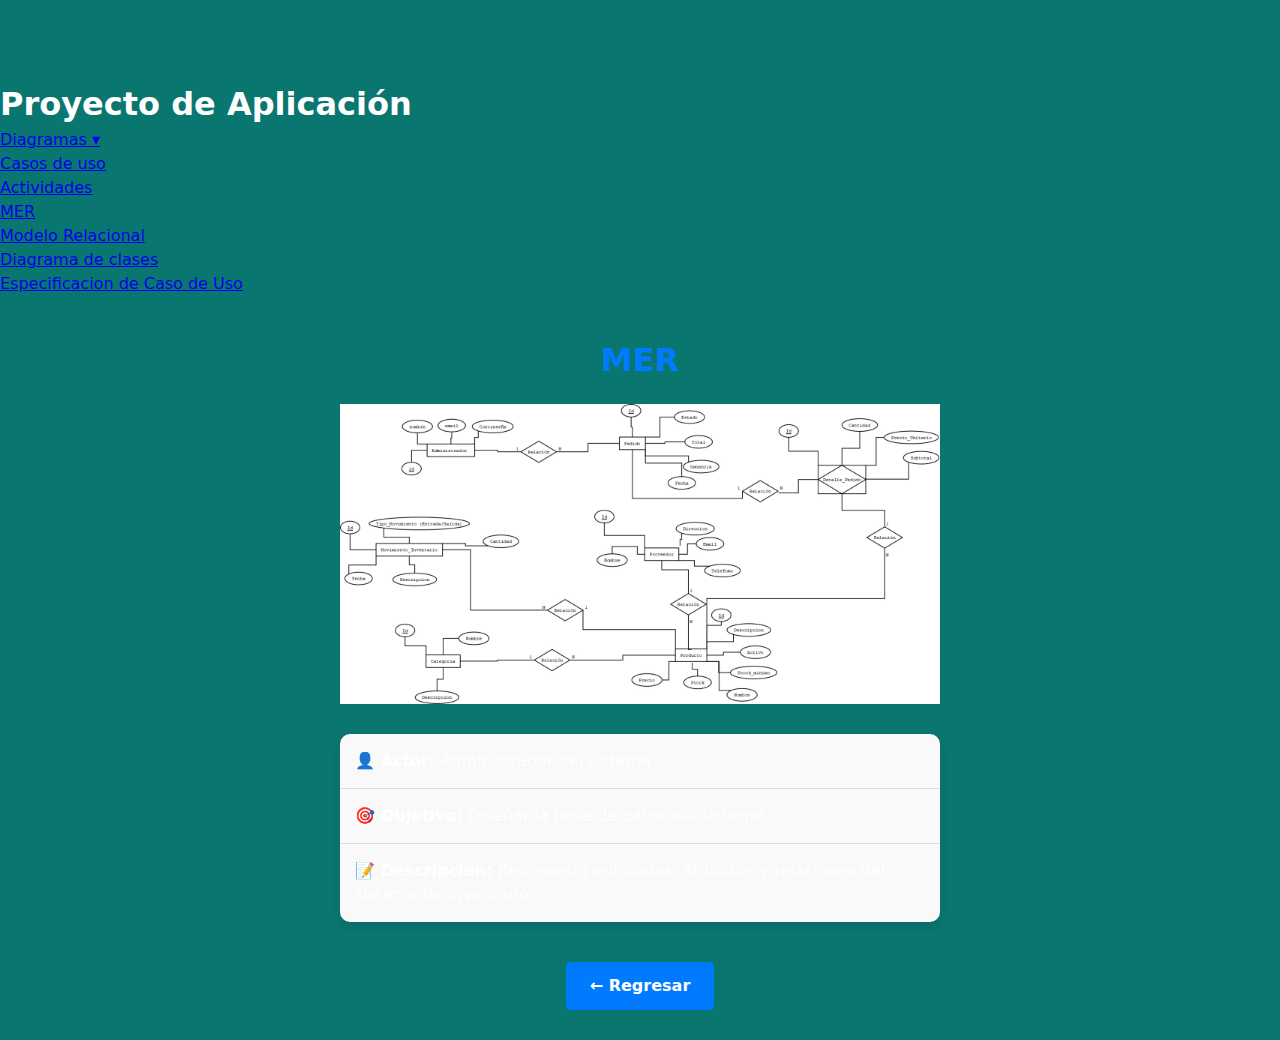
<file: Aplicacion_Movil/Doc/pages/MER.html>
<!DOCTYPE html>
<html lang="en">
<head>
    <meta charset="UTF-8">
    <meta name="viewport" content="width=device-width, initial-scale=1.0">
    <title>MER</title>
    <link rel="stylesheet" href="../css/style.css" />
</head>
<body>
<header class="header">
  <h1><a href="../index.html" style="color: white; text-decoration: none;">Proyecto de Aplicación</a></h1>

  <nav class="menu">
    <ul>
      <li class="dropdown">
        <a href="#">Diagramas ▾</a>
        <ul class="dropdown-menu">
          <li><a href="casos_de_uso.html">Casos de uso</a></li>
          <li><a href="actividades.html">Actividades</a></li>
          <li><a href="MER.html">MER</a></li>
          <li><a href="Modelo_relacional.html">Modelo Relacional</a></li>
          <li><a href="diagrama_clase.html">Diagrama de clases</a></li>
          <li><a href="pages/especificacion_de_caso_de_uso.html">Especificacion de Caso de Uso</a></li>

        </ul>
      </li>
    </ul>
  </nav>
</header>

<body> 
    <h1 style="text-align: center; color: #007bff; margin-top: 40px;">MER</h1>
    <div style="text-align: center;"> 
<img 
  src="../images/MER.jpeg"
  alt="imagen de MER"
  style="
    display: block;
    margin: 20px auto;
    width: 100%;
    max-width: 600px;
    transition: transform 0.3s ease;
  "
  onmouseover="this.style.transform='scale(1.1)'"
  onmouseout="this.style.transform='scale(1)'"
>

</div>
    <ul style="
  list-style: none;
  padding: 0;
  max-width: 600px;
  margin: 30px auto;
  background: #f9f9f9;
  border-radius: 10px;
  box-shadow: 0 4px 10px rgba(0,0,0,0.1);
">
  <li style="padding: 15px; border-bottom: 1px solid #ddd;">
    <strong>👤 Actor:</strong> Administrador del sistema
  </li>
  <li style="padding: 15px; border-bottom: 1px solid #ddd;">
    <strong>🎯 Objetivo:</strong> Diseñar la base de datos del sistema.
  </li>
  <li style="padding: 15px;">
    <strong>📝 Descripción:</strong> Representa entidades, atributos y relaciones del sistema de inventario.
    
  </li>
</ul>

    

<div style="text-align: center; margin-top: 40px; margin-bottom: 30px;">
  <a href="../index.html" style="display: inline-block; padding: 12px 24px; background-color: #007bff; color: white; text-decoration: none; border-radius: 5px; font-weight: bold; transition: background-color 0.3s ease;" onmouseover="this.style.backgroundColor='#0056b3'" onmouseout="this.style.backgroundColor='#007bff'">← Regresar</a>
</div>

</body>
</html>
</file>
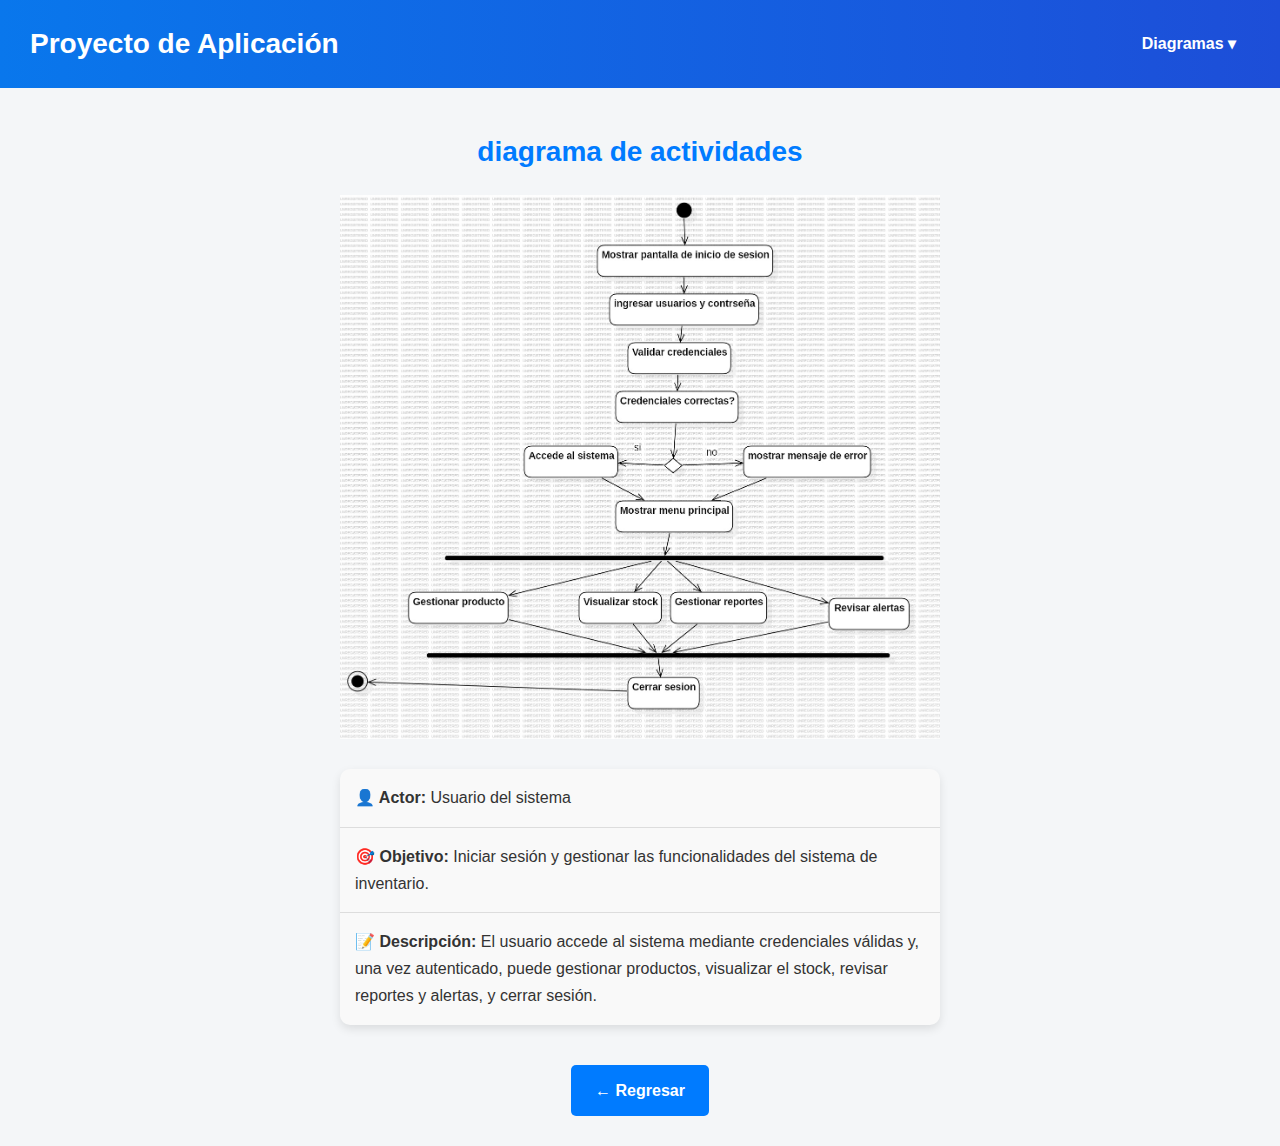
<file: Aplicacion_Movil/App/Doc/pages/actividades.html>
<!DOCTYPE html>
<html lang="en">
<head>
    <meta charset="UTF-8">
    <meta name="viewport" content="width=device-width, initial-scale=1.0">
    <title>Casos de Uso</title>
    <link rel="stylesheet" href="../css/style.css" />
</head>
<body>
<header class="header">
  <h1><a href="../index.html" style="color: white; text-decoration: none;">Proyecto de Aplicación</a></h1>

  <nav class="menu">
    <ul>
      <li class="dropdown">
        <a href="#">Diagramas ▾</a>
        <ul class="dropdown-menu">
          <li><a href="casos_de_uso.html">Casos de uso</a></li>
          <li><a href="actividades.html">Actividades</a></li>
          <li><a href="MER.html">MER</a></li>
          <li><a href="Modelo_relacional.html">Modelo Relacional</a></li>
        </ul>
      </li>
    </ul>
  </nav>
</header>

<body> 
    <h1 style="text-align: center; color: #007bff; margin-top: 40px;">diagrama de actividades</h1>
    <div style="text-align: center;"> 
<img 
  src="../images/diagrama_de_actividdes.jpg"
  alt="imagen de diagrama de actividades"
  style="
    display: block;
    margin: 20px auto;
    width: 100%;
    max-width: 600px;
    transition: transform 0.3s ease;
  "
  onmouseover="this.style.transform='scale(1.1)'"
  onmouseout="this.style.transform='scale(1)'"
>

</div>
    <ul style="
  list-style: none;
  padding: 0;
  max-width: 600px;
  margin: 30px auto;
  background: #f9f9f9;
  border-radius: 10px;
  box-shadow: 0 4px 10px rgba(0,0,0,0.1);
">
  <li style="padding: 15px; border-bottom: 1px solid #ddd;">
    <strong>👤 Actor:</strong> Usuario del sistema
  </li>
  <li style="padding: 15px; border-bottom: 1px solid #ddd;">
    <strong>🎯 Objetivo:</strong> Iniciar sesión y gestionar las funcionalidades del sistema de inventario.
  </li>
  <li style="padding: 15px;">
    <strong>📝 Descripción:</strong> El usuario accede al sistema mediante credenciales válidas y, una vez autenticado, puede gestionar productos, visualizar el stock, revisar reportes y alertas, y cerrar sesión.
   
  </li>
</ul>

    

<div style="text-align: center; margin-top: 40px; margin-bottom: 30px;">
  <a href="../index.html" style="display: inline-block; padding: 12px 24px; background-color: #007bff; color: white; text-decoration: none; border-radius: 5px; font-weight: bold; transition: background-color 0.3s ease;" onmouseover="this.style.backgroundColor='#0056b3'" onmouseout="this.style.backgroundColor='#007bff'">← Regresar</a>
</div>

</body>
</html>
</file>
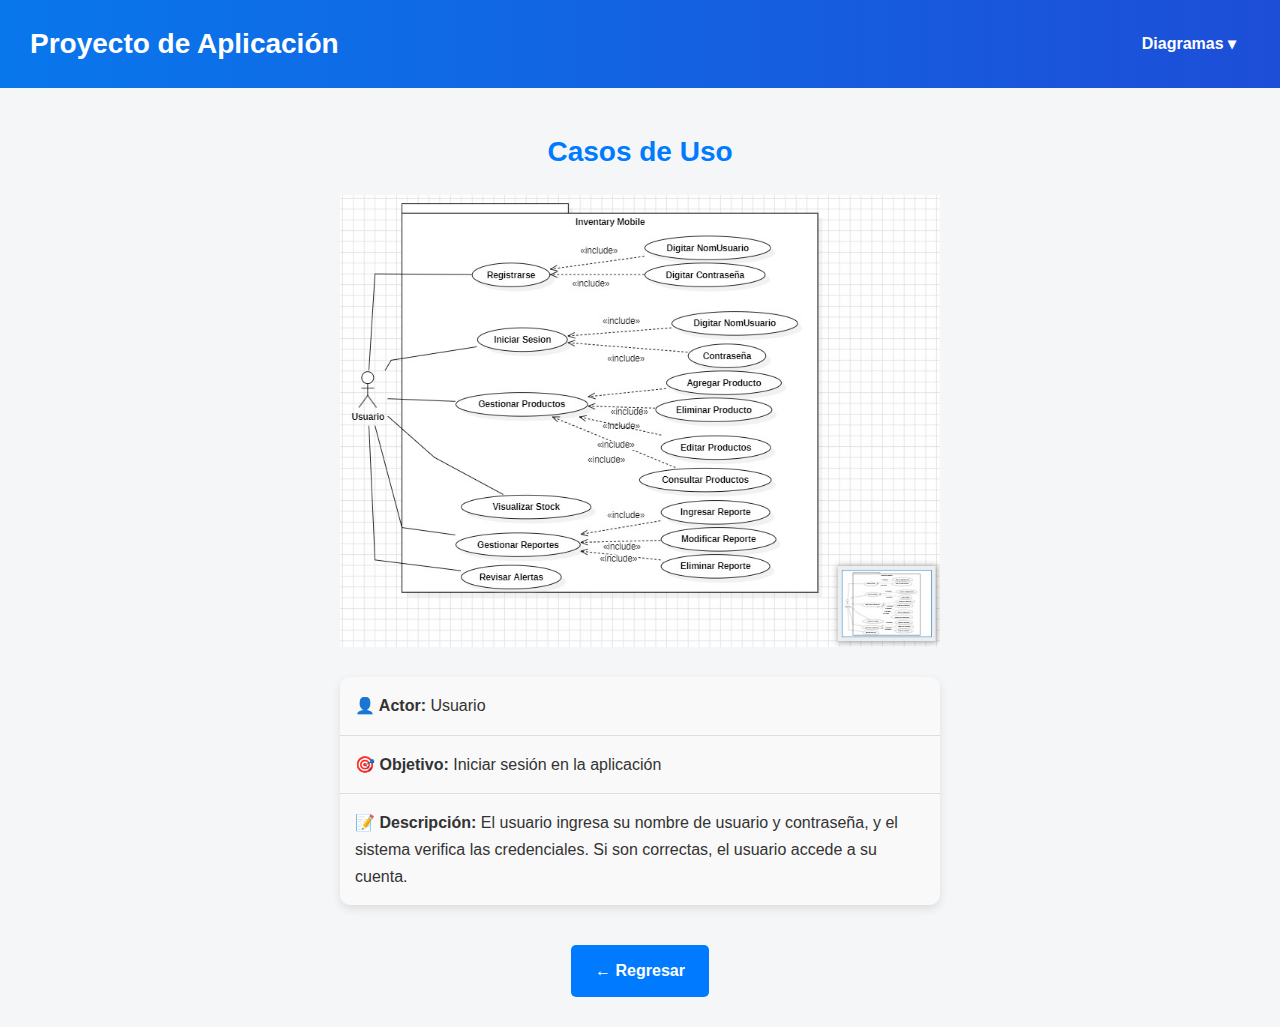
<file: Aplicacion_Movil/App/Doc/pages/casos_de_uso.html>
<!DOCTYPE html>
<html lang="en">
<head>
    <meta charset="UTF-8">
    <meta name="viewport" content="width=device-width, initial-scale=1.0">
    <title>Casos de Uso</title>
    <link rel="stylesheet" href="../css/style.css" />
</head>
<body>
<header class="header">
  <h1><a href="../index.html" style="color: white; text-decoration: none;">Proyecto de Aplicación</a></h1>

  <nav class="menu">
    <ul>
      <li class="dropdown">
        <a href="#">Diagramas ▾</a>
        <ul class="dropdown-menu">
          <li><a href="casos_de_uso.html">Casos de uso</a></li>
          <li><a href="actividades.html">Actividades</a></li>
          <li><a href="MER.html">MER</a></li>
          <li><a href="Modelo_relacional.html">Modelo Relacional</a></li>
        </ul>
      </li>
    </ul>
  </nav>
</header>

<body> 
    <h1 style="text-align: center; color: #007bff; margin-top: 40px;">Casos de Uso</h1>
    <div style="text-align: center;"> 
<img 
  src="../images/casos_de_usos.jpeg"
  alt="imagen de casos de uso"
  style="
    display: block;
    margin: 20px auto;
    width: 100%;
    max-width: 600px;
    transition: transform 0.3s ease;
  "
  onmouseover="this.style.transform='scale(1.1)'"
  onmouseout="this.style.transform='scale(1)'"
>

</div>
    <ul style="
  list-style: none;
  padding: 0;
  max-width: 600px;
  margin: 30px auto;
  background: #f9f9f9;
  border-radius: 10px;
  box-shadow: 0 4px 10px rgba(0,0,0,0.1);
">
  <li style="padding: 15px; border-bottom: 1px solid #ddd;">
    <strong>👤 Actor:</strong> Usuario
  </li>
  <li style="padding: 15px; border-bottom: 1px solid #ddd;">
    <strong>🎯 Objetivo:</strong> Iniciar sesión en la aplicación
  </li>
  <li style="padding: 15px;">
    <strong>📝 Descripción:</strong>  
    El usuario ingresa su nombre de usuario y contraseña, y el sistema verifica las credenciales.
    Si son correctas, el usuario accede a su cuenta.
  </li>
</ul>

    

<div style="text-align: center; margin-top: 40px; margin-bottom: 30px;">
  <a href="../index.html" style="display: inline-block; padding: 12px 24px; background-color: #007bff; color: white; text-decoration: none; border-radius: 5px; font-weight: bold; transition: background-color 0.3s ease;" onmouseover="this.style.backgroundColor='#0056b3'" onmouseout="this.style.backgroundColor='#007bff'">← Regresar</a>
</div>

</body>
</html>
</file>
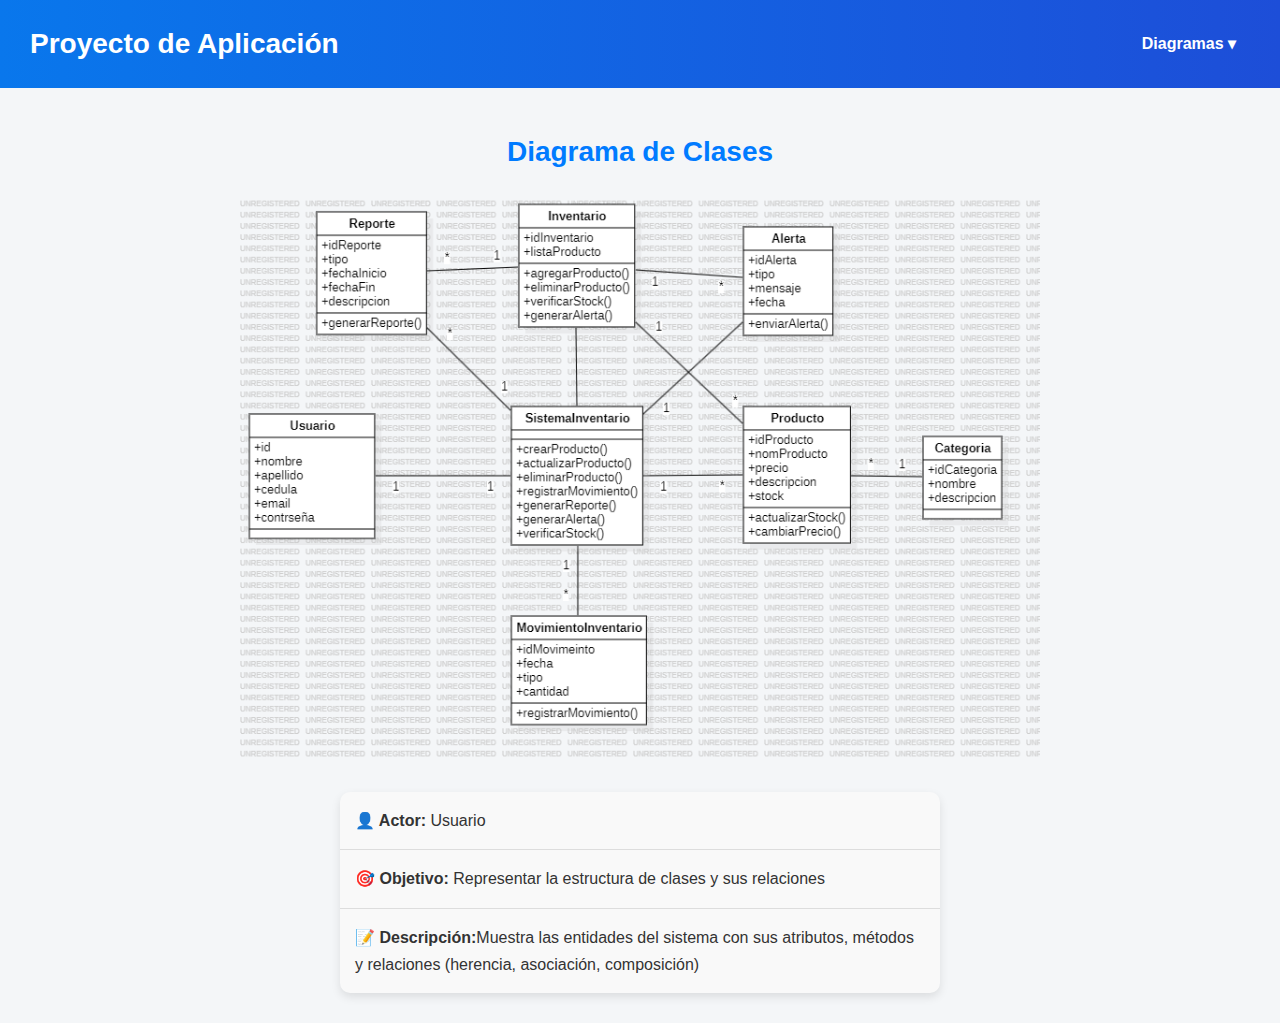
<file: Aplicacion_Movil/App/Doc/pages/diagrama_clase.html>
<!DOCTYPE html>
<html lang="es">
<head>
    <meta charset="UTF-8">
    <meta name="viewport" content="width=device-width, initial-scale=1.0">
    <title>Diagrama de Clases</title>
    <link rel="stylesheet" href="../css/style.css" />
</head>
<body>
<header class="header">
  <h1><a href="../index.html" style="color: white; text-decoration: none;">Proyecto de Aplicación</a></h1>

  <nav class="menu">
    <ul>
      <li class="dropdown">
        <a href="#">Diagramas ▾</a>
        <ul class="dropdown-menu">
          <li><a href="casos_de_uso.html">Casos de uso</a></li>
          <li><a href="actividades.html">Actividades</a></li>
          <li><a href="MER.html">MER</a></li>
          <li><a href="Modelo_relacional.html">Modelo Relacional</a></li>
          <li><a href="diagrama_clase.html">Diagrama de clases</a></li>
        </ul>
      </li>
    </ul>
  </nav>
</header>

<body> 
    <h1 style="text-align: center; color: #007bff; margin-top: 40px;">Diagrama de Clases</h1>
    <div style="text-align: center;">
        <!-- Aquí va la imagen del diagrama de clases -->
        <!-- Reemplaza 'diagrama_clase.jpeg' con el nombre real de tu imagen -->
        <img 
          src="../images/diagrama_clase.png"
          alt="Diagrama de Clases"
          style="
            display: block;
            margin: 20px auto;
            width: 100%;
            max-width: 800px;
            transition: transform 0.3s ease;
          "
          onmouseover="this.style.transform='scale(1.05)'"
          onmouseout="this.style.transform='scale(1)'"
        >
    </div>
    
    <ul style="
  list-style: none;
  padding: 0;
  max-width: 600px;
  margin: 30px auto;
  background: #f9f9f9;
  border-radius: 10px;
  box-shadow: 0 4px 10px rgba(0,0,0,0.1);
">
  <li style="padding: 15px; border-bottom: 1px solid #ddd;">
    <strong>👤 Actor:</strong>  Usuario
  </li>
  <li style="padding: 15px; border-bottom: 1px solid #ddd;">
    <strong>🎯 Objetivo:</strong> Representar la estructura de clases y sus relaciones
  </li>
  <li style="padding: 15px;">
    <strong>📝 Descripción:</strong>Muestra las entidades del sistema con sus atributos, métodos y relaciones (herencia, asociación, composición)
    
  </li>
</ul>

</body>
</html>
</file>
<file: Aplicacion_Movil/Doc/css/style.css>
*{
margin:0;
padding:0;
box-sizing:border-box;
}

body{
font-family:system-ui,-apple-system,BlinkMacSystemFont,'Segoe UI',
Roboto,Oxygen,Ubuntu,Cantarell,'Open Sans','Helvetica Neue',sans-serif;
background:#0a7670;
color:#ffffff;
min-height:100vh;
line-height:1.5;
overflow:hidden;
}

/* NAVBAR */
.navbar {
  position: fixed;
  top: 0;
  width: 100%;
  height: 70px;
  background: rgba(15, 15, 25, 0.8);
  backdrop-filter: blur(10px);
  display: flex;
  justify-content: space-between;
  align-items: center;
  padding: 0 40px;
  z-index: 1000;
}

/* Logo */
.logo {
  color: white;
  font-size: 20px;
  font-weight: bold;
}

.logo span {
  color: #6c63ff;
}

/* Links */
.nav-links a {
  margin-left: 20px;
  text-decoration: none;
  color: #ccc;
  transition: 0.3s;
}

.nav-links a:hover {
  color: white;
}

/* Right side */
.nav-right {
  display: flex;
  align-items: center;
  gap: 15px;
}

/* Search */
.search {
  padding: 8px 12px;
  border-radius: 8px;
  border: none;
  outline: none;
}

/* Button */
.btn-login {
  padding: 8px 14px;
  border-radius: 8px;
  border: none;
  background: #6c63ff;
  color: white;
  cursor: pointer;
}

/* Para que no tape el contenido */
body {
  padding-top: 80px;
}

.layer-blur{
height:0;
width:30rem;

position:absolute;
top:20%;
right:0;

box-shadow:0 0 700px 15px rgba(255,255,255,0.4);
transform:rotate(-30deg);
}

.container{
width:100%;
margin:auto;
padding:0 2rem;
}

main{
display:flex;
align-items:center;
justify-content:space-between;
min-height:100vh;
}

.content{
max-width:50rem;
margin-left:8%;
z-index:2;
}

.content h1{
font-size:4rem;
font-weight:700;
letter-spacing:0.1em;
margin:2rem 0;
line-height:1.1;
text-shadow:0 0 15px rgba(0,0,0,0.4);
}

.descripcion{
font-size:1.2rem;
letter-spacing:0.05em;
max-width:32rem;
color:#e0f7f7;
margin-bottom:2rem;
}

.button{
display:flex;
gap:1rem;
justify-content:center;
}

.tag-box{
position:relative;
width: 200px;
height:45px;
border-radius:50px;
background:linear-gradient(
to right,
#73ffff,
#40cccc,
#73ffff
);
background-size:200%;
animation:animationGradient 4s linear infinite;
box-shadow:0 0 20px rgba(255,255,255,0.3);
text-decoration:none;
}

.tag{
position:absolute;
inset:3px;
background:#008080;
border-radius:50px;
display:flex;
align-items:center;
justify-content:center;
font-weight:600;
color:white;
letter-spacing:1px;
transition:0.3s;
}

.tag:hover{
color:#73ffff;
}

.phones{
position:relative;
width:40%;
display:flex;
justify-content:center;
align-items:center;
}

.phone{
width: 500px;
position:absolute;
animation:float 4s ease-in-out infinite;
transition:transform 0.4s;
}

.phone:hover{
transform:scale(1.05);
}

@keyframes animationGradient{
0%{background-position:0%}
100%{background-position:200%}
}

@keyframes float{
0%{transform:translateY(0px)}
50%{transform:translateY(-15px)}
100%{transform:translateY(0px)}
}

section{
height:100vh;
display:flex;
justify-content:center;
align-items:center;
flex-direction:column;
padding:40px;
}

#documentacion{
background: radial-gradient(
circle at 20% 30%,
#0f8a83,
#0a7670,
#084e4a
);
}

.container-doc{
width:85%;
max-width:1100px;
margin:auto;
display:flex;
flex-direction:column;
gap:35px;
}

.card{
background:rgba(255,255,255,0.08);
backdrop-filter:blur(12px);
border-radius:18px;
padding:35px;
box-shadow:0 15px 40px rgba(0,0,0,0.35);
border:1px solid rgba(255,255,255,0.12);
position:relative;
transition:all 0.35s ease;
}

.card:hover{
transform:translateY(-8px) scale(1.01);
box-shadow:0 25px 60px rgba(0,0,0,0.45);
}

.card h2{
font-size:24px;
margin-bottom:18px;
display:flex;
align-items:center;
font-weight:600;
color:white;
letter-spacing:0.5px;
}

.card::before{
content:"";
position:absolute;
left:0;
top:25px;
width:5px;
height:35px;
background:linear-gradient(
to bottom,
#73ffff,
#4fd1c5
);
border-radius:5px;
}

.card p{
color:#d6f4f2;
line-height:1.8;
font-size:16px;
max-width:900px;
}

#diagramas{
padding:80px 20px;
text-align:center;
}

.titulo-diag{
font-size:40px;
margin-bottom:50px;
}

.grid-diagramas{
display:grid;
grid-template-columns:repeat(auto-fit,minmax(250px,1fr));
gap:30px;
max-width:1000px;
margin:auto;
}

.card-diagrama{
background:rgba(255,255,255,0.08);
backdrop-filter:blur(10px);
padding:30px;
border-radius:15px;
text-decoration:none;
color:white;
box-shadow:0 10px 25px rgba(0,0,0,0.3);
transition:0.3s;
border-left:4px solid #4fd1c5;
}

.card-diagrama:hover{
transform:translateY(-8px) scale(1.03);
box-shadow:0 15px 40px rgba(0,0,0,0.5);
}

.card-diagrama h2{
margin-bottom:10px;
font-size:22px;
}

.card-diagrama p{
color:#d6f4f2;
line-height:1.5;
}
</file>
<file: Aplicacion_Movil/Doc/css/actividades.css>
*{
margin:0;
padding:0;
box-sizing:border-box;
font-family:system-ui;
}

body{
background: radial-gradient(
circle at 30% 30%,
#0f8a83,
#0d746e,
#083f3c
);
color:white;
min-height:100vh;
display:flex;
justify-content:center;
align-items:center;
padding:40px;
}

.container-diagrama{
max-width:1200px;
width:100%;
}

.titulo{
text-align:center;
font-size:38px;
margin-bottom:40px;
letter-spacing:1px;
}

.contenido{
display:flex;
align-items:center;
justify-content:center;
gap:60px;
flex-wrap:wrap;
}

.imagen img{
width:100%;
max-width:450px;
border-radius:15px;
box-shadow:0 20px 50px rgba(0,0,0,0.4);
transition:transform 0.4s;
}

.imagen img:hover{
transform:scale(1.05);
}

.info{
display:flex;
flex-direction:column;
gap:20px;
max-width:450px;
}

.card{
background:rgba(255,255,255,0.08);
backdrop-filter:blur(10px);
padding:25px;
border-radius:15px;
border-left:4px solid #4fd1c5;
box-shadow:0 10px 25px rgba(0,0,0,0.3);
transition:0.3s;
}

.card:hover{
transform:translateY(-5px);
}

.card h2{
margin-bottom:10px;
font-size:20px;
}

.card p{
line-height:1.6;
color:#d6f4f2;
}

.button{
display:flex;
justify-content:center;
align-items:center;
margin-top:40px;
}

.tag-box{
position:relative;
width: 200px;
height:45px;
border-radius:50px;
background:linear-gradient(
to right,
#73ffff,
#40cccc,
#73ffff
);
background-size:200%;
animation:animationGradient 4s linear infinite;
box-shadow:0 0 20px rgba(255,255,255,0.3);
text-decoration:none;
}

.tag{
position:absolute;
inset:3px;
background:#008080;
border-radius:50px;
display:flex;
align-items:center;
justify-content:center;
font-weight:600;
color:white;
letter-spacing:1px;
transition:0.3s;
}

.tag:hover{
color:#73ffff;
}

@keyframes animationGradient{

0%{
background-position:0%;
}

100%{
background-position:200%;
}

}
</file>
<file: Aplicacion_Movil/Doc/css/especificacion_de_xaso_de_uso.css>
*{
margin:0;
padding:0;
box-sizing:border-box;
font-family:system-ui;
}

body{
background: radial-gradient(
circle at 30% 30%,
#0f8a83,
#0d746e,
#083f3c
);
color:white;
min-height:100vh;
display:flex;
justify-content:center;
align-items:center;
padding:40px;
}

.container{
max-width:1200px;
width:100%;
}

.titulo{
text-align:center;
font-size:40px;
margin-bottom:50px;
letter-spacing:2px;
color:#73ffff;
}

.contenedor{
display:flex;
flex-direction:column;
align-items:center;
gap:45px;
}

.card{
background:rgba(255,255,255,0.08);
backdrop-filter:blur(10px);
padding:25px;
border-radius:15px;
border-left:4px solid #4fd1c5;
box-shadow:0 10px 25px rgba(0,0,0,0.3);
transition:0.3s;
width:100%;
max-width:800px;
text-align:center;
}

.card:hover{
transform:translateY(-6px);
}

.card h2{
margin-bottom:15px;
font-size:22px;
}

.card img{
width:100%;
border-radius:10px;
box-shadow:0 10px 20px rgba(0,0,0,0.4);
transition:0.3s;
}

.card img:hover{
transform:scale(1.03);
}

.button{
display:flex;
justify-content:center;
align-items:center;
margin-top:60px;
}

.tag-box{
position:relative;
width:220px;
height:45px;
border-radius:50px;
background:linear-gradient(
to right,
#73ffff,
#40cccc,
#73ffff
);
background-size:200%;
animation:animationGradient 4s linear infinite;
box-shadow:0 0 20px rgba(255,255,255,0.3);
text-decoration:none;
}

.tag{
position:absolute;
inset:3px;
background:#008080;
border-radius:50px;
display:flex;
align-items:center;
justify-content:center;
font-weight:600;
color:white;
letter-spacing:1px;
transition:0.3s;
}

.tag:hover{
color:#73ffff;
}

@keyframes animationGradient{

0%{
background-position:0%;
}

100%{
background-position:200%;
}

}
</file>
<file: Aplicacion_Movil/App/Doc/css/style.css>
/* ======================
   ESTILO GENERAL
====================== */
body {
  font-family: 'Segoe UI', Tahoma, Arial, sans-serif;
  margin: 0;
  background: #f4f6f8;
  color: #333;
  line-height: 1.7;
}

h1 {
  color: #ffffff;
  font-size: 28px;
  margin: 0;
}

/* ======================
   HEADER
====================== */
header {
  display: flex;
  justify-content: space-between;
  align-items: center;
  padding: 20px 30px;
  background: linear-gradient(90deg, #0977ec, #1d4ed8);
  position: sticky;
  top: 0;
  z-index: 1000;
}

/* ======================
   MENÚ
====================== */
.menu ul {
  list-style: none;
  margin: 0;
  padding: 0;
}

.menu > ul {
  display: flex;
}

.dropdown {
  position: relative;
}

.dropdown > a {
  text-decoration: none;
  color: #ffffff;
  font-weight: bold;
  padding: 10px 14px;
  border-radius: 6px;
}

.dropdown > a:hover {
  background-color: rgba(255, 255, 255, 0.2);
}

/* Dropdown oculto */
.dropdown-menu {
  display: none;
  position: absolute;
  top: 110%;
  right: 0;
  background: white;
  box-shadow: 0 8px 20px rgba(0,0,0,0.15);
  border-radius: 8px;
  min-width: 190px;
  overflow: hidden;
  z-index: 10;
}

/* Items del menú */
.dropdown-menu li a {
  display: block;
  padding: 12px 16px;
  text-decoration: none;
  color: #333;
  font-size: 15px;
}

.dropdown-menu li a:hover {
  background-color: #e9e3e3;
  color: #2563eb;
}

/* Mostrar dropdown */
.dropdown:hover .dropdown-menu {
  display: block;
}

/* ======================
   CONTENEDOR
====================== */
.container {
  max-width: 1100px;
  margin: 40px auto;
  padding: 0 20px;
}

/* ======================
   TARJETAS
====================== */
.card {
  background: white;
  border-radius: 12px;
  padding: 28px 30px;
  margin-bottom: 30px;
  box-shadow: 0 8px 20px rgba(0,0,0,0.08);
  transition: transform 0.3s ease, box-shadow 0.3s ease;
}

.card:hover {
  transform: translateY(-4px);
  box-shadow: 0 12px 28px rgba(0,0,0,0.12);
}

/* ======================
   TÍTULOS
====================== */
.card h2 {
  margin-top: 0;
  margin-bottom: 15px;
  font-size: 24px;
  color: #1e3a8a;
  border-left: 5px solid #2563eb;
  padding-left: 12px;
}

/* ======================
   TEXTO BONITO
====================== */
.card p {
  font-size: 17px;
  text-align: justify;
  color: #444;
  letter-spacing: 0.3px;
}

/* ======================
   GRID / IMÁGENES
====================== */
.grid {
  display: grid;
  grid-template-columns: repeat(auto-fit, minmax(250px, 1fr));
  gap: 20px;
}

/* ======================
   DIAGRAMAS
====================== */
.diagram {
  background: #e5e7eb;
  height: 160px;
  border-radius: 10px;
  display: flex;
  align-items: center;
  justify-content: center;
  color: #6b7280;
  font-size: 14px;
}

/* ======================
   BOTONES
====================== */
button {
  background: #2563eb;
  color: white;
  border: none;
  padding: 10px 18px;
  border-radius: 8px;
  cursor: pointer;
  font-size: 15px;
  transition: background 0.3s ease;
}

button:hover {
  background: #1d4ed8;
}

/* ======================
   FOOTER
====================== */
footer {
  text-align: center;
  padding: 20px;
  background: #111827;
  color: #d1d5db;
  font-size: 14px;
}
</file>
